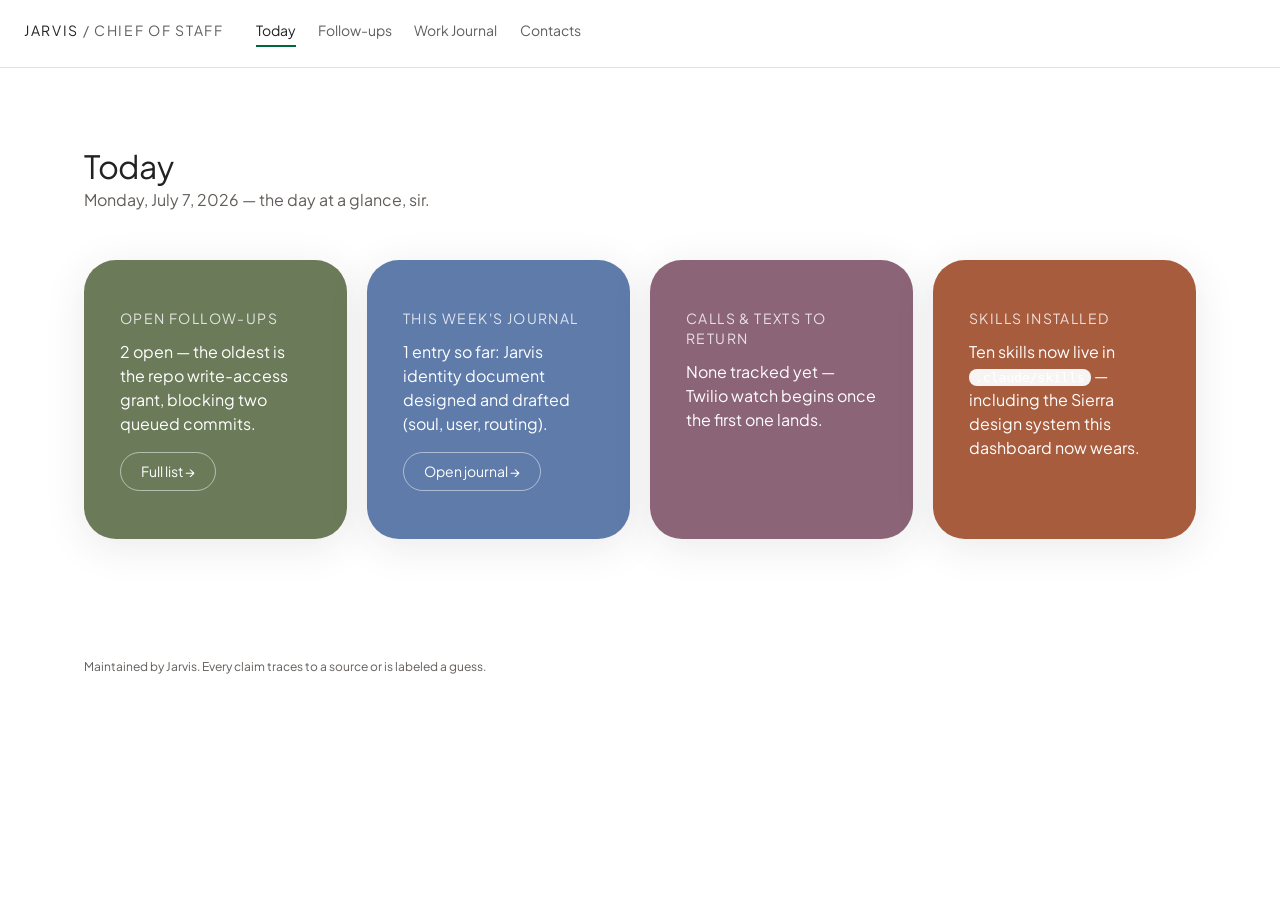
<file: dashboard/index.html>
<!doctype html>
<html lang="en">
<head>
<meta charset="utf-8">
<meta name="viewport" content="width=device-width, initial-scale=1">
<title>Jarvis — Dashboard</title>
<link href="https://fonts.googleapis.com/css2?family=Plus+Jakarta+Sans&display=swap" rel="stylesheet">
<link rel="stylesheet" href="assets/sierra.css">
</head>
<body>
<header class="site">
  <span class="brand">Jarvis <span class="accent">/ Chief of Staff</span></span>
  <nav class="site">
    <a href="index.html" class="active">Today</a>
    <a href="follow-ups.html">Follow-ups</a>
    <a href="journal.html">Work Journal</a>
    <a href="contacts.html">Contacts</a>
  </nav>
</header>
<main>
  <h1>Today</h1>
  <p class="lede">Monday, July 7, 2026 — the day at a glance, sir.</p>

  <div class="cards">
    <div class="card">
      <h2>Open follow-ups</h2>
      <p>2 open — the oldest is the repo write-access grant, blocking two queued commits.</p>
      <a class="more" href="follow-ups.html">Full list →</a>
    </div>
    <div class="card">
      <h2>This week's journal</h2>
      <p>1 entry so far: Jarvis identity document designed and drafted (soul, user, routing).</p>
      <a class="more" href="journal.html">Open journal →</a>
    </div>
    <div class="card">
      <h2>Calls &amp; texts to return</h2>
      <p>None tracked yet — Twilio watch begins once the first one lands.</p>
    </div>
    <div class="card">
      <h2>Skills installed</h2>
      <p>Ten skills now live in <code>.claude/skills</code> — including the Sierra design system this dashboard now wears.</p>
    </div>
  </div>
</main>
<footer class="site">
  Maintained by Jarvis. Every claim traces to a source or is labeled a guess.
</footer>
</body>
</html>
</file>
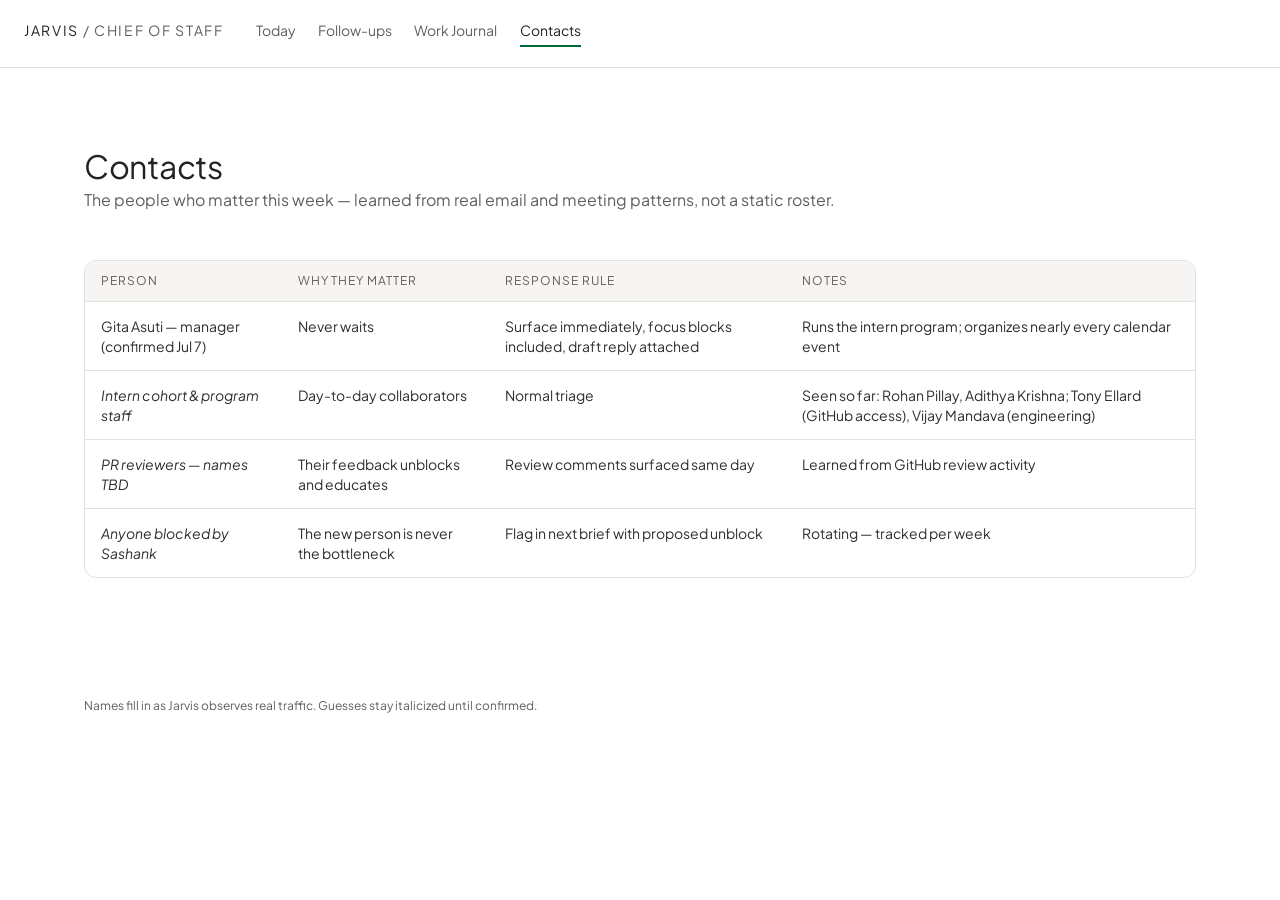
<file: dashboard/contacts.html>
<!doctype html>
<html lang="en">
<head>
<meta charset="utf-8">
<meta name="viewport" content="width=device-width, initial-scale=1">
<title>Jarvis — Contacts</title>
<link href="https://fonts.googleapis.com/css2?family=Plus+Jakarta+Sans&display=swap" rel="stylesheet">
<link rel="stylesheet" href="assets/sierra.css">
</head>
<body>
<header class="site">
  <span class="brand">Jarvis <span class="accent">/ Chief of Staff</span></span>
  <nav class="site">
    <a href="index.html">Today</a>
    <a href="follow-ups.html">Follow-ups</a>
    <a href="journal.html">Work Journal</a>
    <a href="contacts.html" class="active">Contacts</a>
  </nav>
</header>
<main>
  <h1>Contacts</h1>
  <p class="lede">The people who matter this week — learned from real email and meeting patterns, not a static roster.</p>

  <div class="table-wrap">
  <table>
    <thead>
      <tr><th>Person</th><th>Why they matter</th><th>Response rule</th><th>Notes</th></tr>
    </thead>
    <tbody>
      <tr>
        <td>Gita Asuti — manager (confirmed Jul 7)</td>
        <td>Never waits</td>
        <td>Surface immediately, focus blocks included, draft reply attached</td>
        <td>Runs the intern program; organizes nearly every calendar event</td>
      </tr>
      <tr>
        <td><em>Intern cohort &amp; program staff</em></td>
        <td>Day-to-day collaborators</td>
        <td>Normal triage</td>
        <td>Seen so far: Rohan Pillay, Adithya Krishna; Tony Ellard (GitHub access), Vijay Mandava (engineering)</td>
      </tr>
      <tr>
        <td><em>PR reviewers — names TBD</em></td>
        <td>Their feedback unblocks and educates</td>
        <td>Review comments surfaced same day</td>
        <td>Learned from GitHub review activity</td>
      </tr>
      <tr>
        <td><em>Anyone blocked by Sashank</em></td>
        <td>The new person is never the bottleneck</td>
        <td>Flag in next brief with proposed unblock</td>
        <td>Rotating — tracked per week</td>
      </tr>
    </tbody>
  </table>
  </div>
</main>
<footer class="site">
  Names fill in as Jarvis observes real traffic. Guesses stay italicized until confirmed.
</footer>
</body>
</html>
</file>
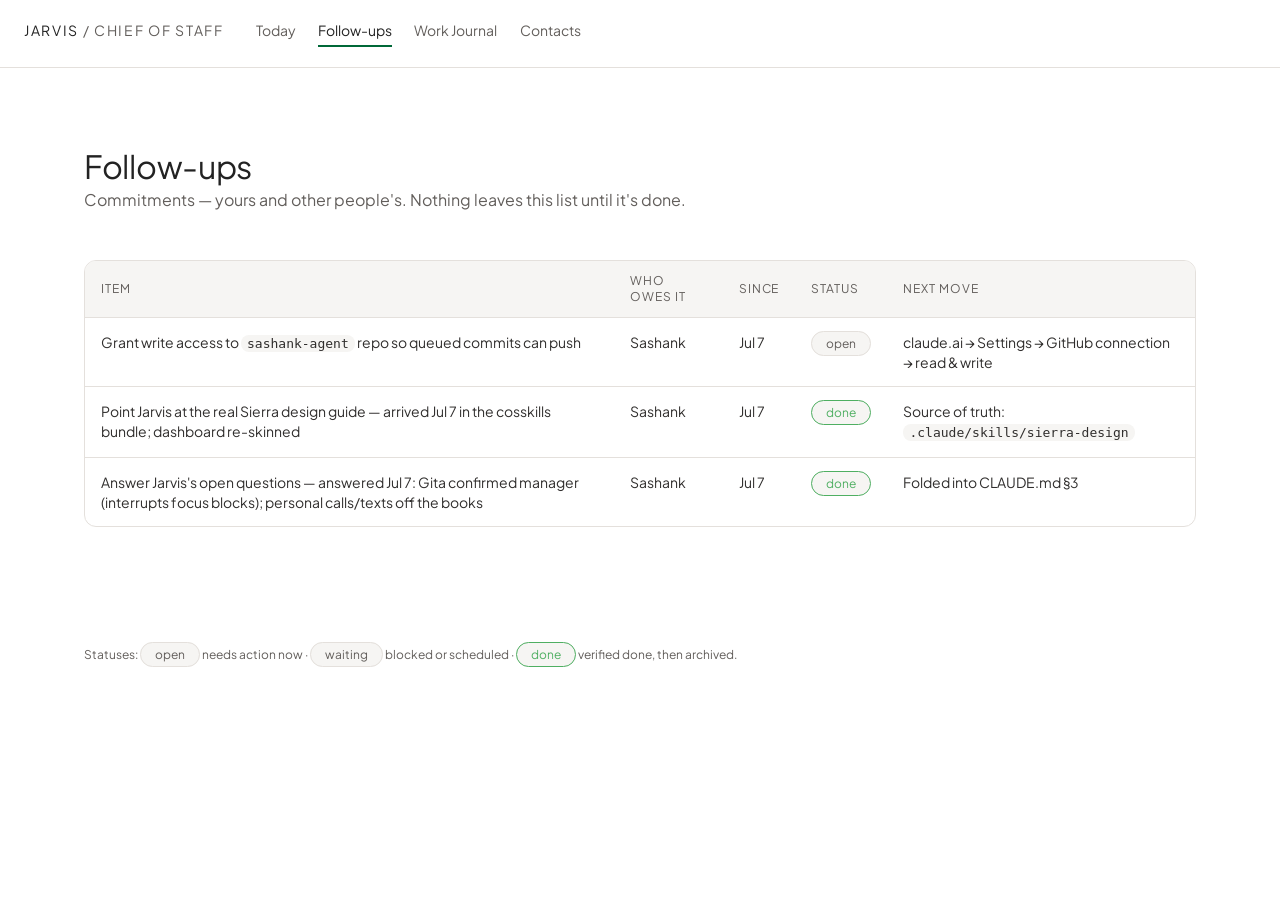
<file: dashboard/follow-ups.html>
<!doctype html>
<html lang="en">
<head>
<meta charset="utf-8">
<meta name="viewport" content="width=device-width, initial-scale=1">
<title>Jarvis — Follow-ups</title>
<link href="https://fonts.googleapis.com/css2?family=Plus+Jakarta+Sans&display=swap" rel="stylesheet">
<link rel="stylesheet" href="assets/sierra.css">
</head>
<body>
<header class="site">
  <span class="brand">Jarvis <span class="accent">/ Chief of Staff</span></span>
  <nav class="site">
    <a href="index.html">Today</a>
    <a href="follow-ups.html" class="active">Follow-ups</a>
    <a href="journal.html">Work Journal</a>
    <a href="contacts.html">Contacts</a>
  </nav>
</header>
<main>
  <h1>Follow-ups</h1>
  <p class="lede">Commitments — yours and other people's. Nothing leaves this list until it's done.</p>

  <div class="table-wrap">
  <table>
    <thead>
      <tr><th>Item</th><th>Who owes it</th><th>Since</th><th>Status</th><th>Next move</th></tr>
    </thead>
    <tbody>
      <tr>
        <td>Grant write access to <code>sashank-agent</code> repo so queued commits can push</td>
        <td>Sashank</td>
        <td>Jul 7</td>
        <td><span class="tag open">open</span></td>
        <td>claude.ai → Settings → GitHub connection → read &amp; write</td>
      </tr>
      <tr>
        <td>Point Jarvis at the real Sierra design guide — arrived Jul 7 in the cosskills bundle; dashboard re-skinned</td>
        <td>Sashank</td>
        <td>Jul 7</td>
        <td><span class="tag done">done</span></td>
        <td>Source of truth: <code>.claude/skills/sierra-design</code></td>
      </tr>
      <tr>
        <td>Answer Jarvis's open questions — answered Jul 7: Gita confirmed manager (interrupts focus blocks); personal calls/texts off the books</td>
        <td>Sashank</td>
        <td>Jul 7</td>
        <td><span class="tag done">done</span></td>
        <td>Folded into CLAUDE.md §3</td>
      </tr>
    </tbody>
  </table>
  </div>
</main>
<footer class="site">
  Statuses: <span class="tag open">open</span> needs action now ·
  <span class="tag waiting">waiting</span> blocked or scheduled ·
  <span class="tag done">done</span> verified done, then archived.
</footer>
</body>
</html>
</file>
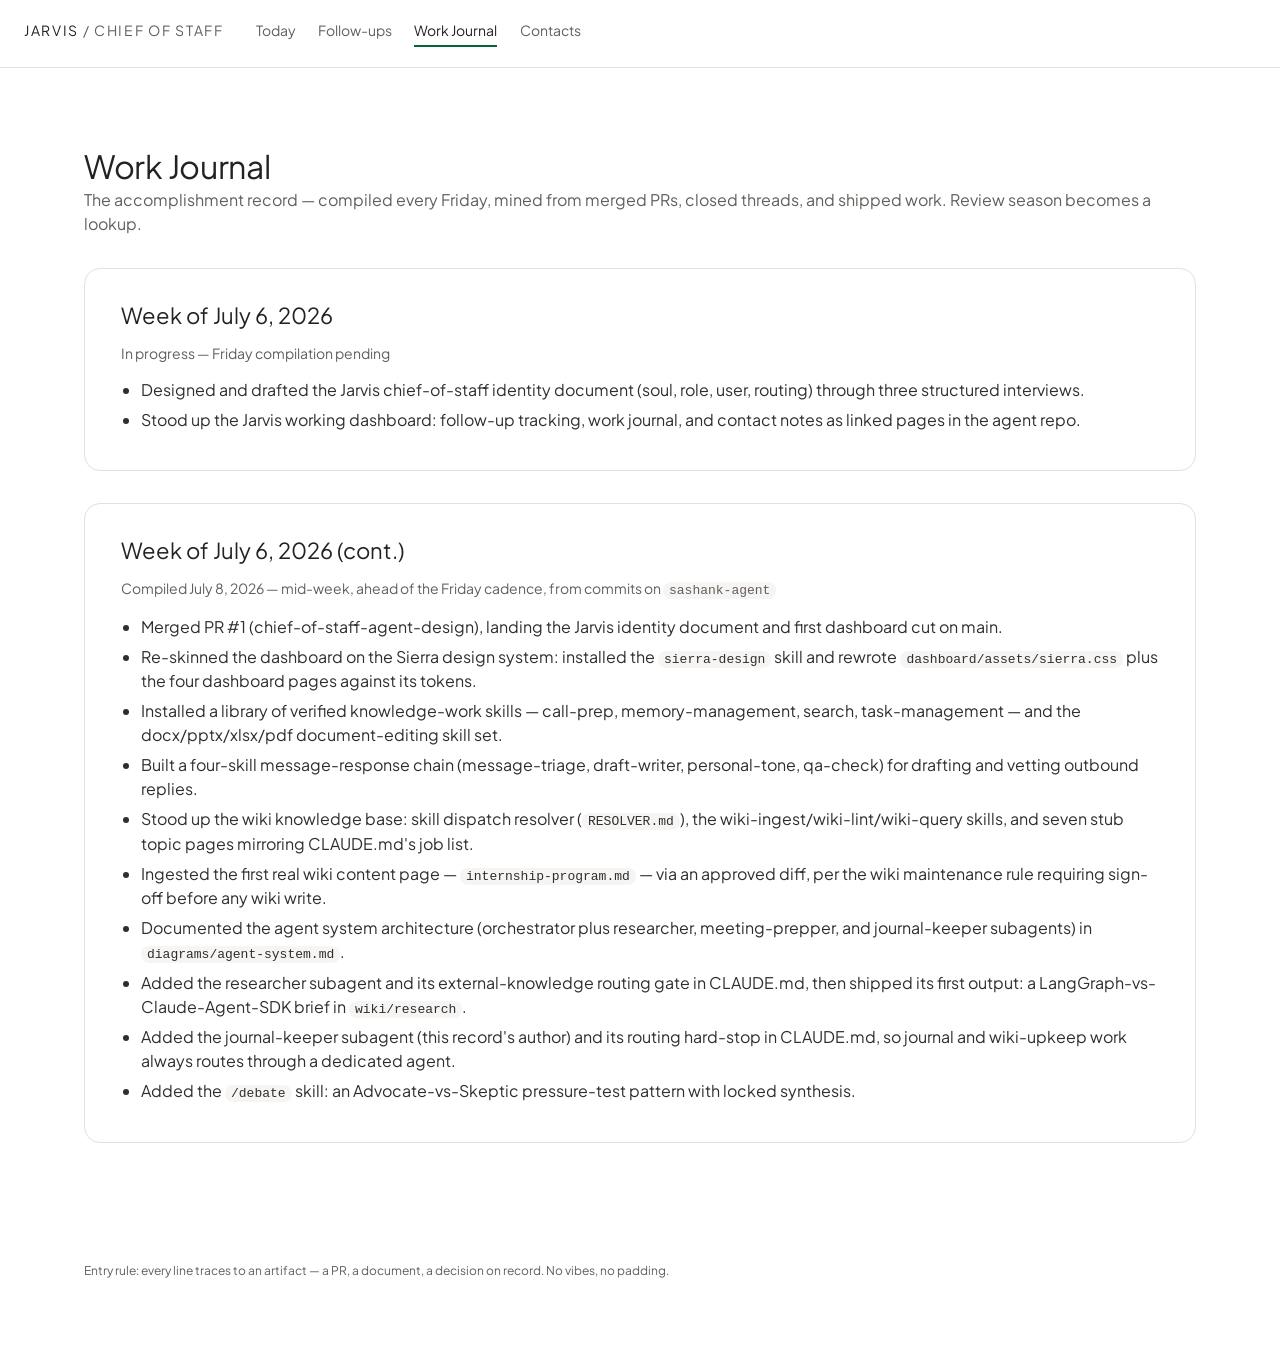
<file: dashboard/journal.html>
<!doctype html>
<html lang="en">
<head>
<meta charset="utf-8">
<meta name="viewport" content="width=device-width, initial-scale=1">
<title>Jarvis — Work Journal</title>
<link href="https://fonts.googleapis.com/css2?family=Plus+Jakarta+Sans&display=swap" rel="stylesheet">
<link rel="stylesheet" href="assets/sierra.css">
</head>
<body>
<header class="site">
  <span class="brand">Jarvis <span class="accent">/ Chief of Staff</span></span>
  <nav class="site">
    <a href="index.html">Today</a>
    <a href="follow-ups.html">Follow-ups</a>
    <a href="journal.html" class="active">Work Journal</a>
    <a href="contacts.html">Contacts</a>
  </nav>
</header>
<main>
  <h1>Work Journal</h1>
  <p class="lede">The accomplishment record — compiled every Friday, mined from merged PRs, closed threads, and shipped work. Review season becomes a lookup.</p>

  <div class="entry">
    <h2>Week of July 6, 2026</h2>
    <p class="meta">In progress — Friday compilation pending</p>
    <ul class="tight">
      <li>Designed and drafted the Jarvis chief-of-staff identity document (soul, role, user, routing) through three structured interviews.</li>
      <li>Stood up the Jarvis working dashboard: follow-up tracking, work journal, and contact notes as linked pages in the agent repo.</li>
    </ul>
  </div>

  <div class="entry">
    <h2>Week of July 6, 2026 (cont.)</h2>
    <p class="meta">Compiled July 8, 2026 — mid-week, ahead of the Friday cadence, from commits on <code>sashank-agent</code></p>
    <ul class="tight">
      <li>Merged PR #1 (chief-of-staff-agent-design), landing the Jarvis identity document and first dashboard cut on main.</li>
      <li>Re-skinned the dashboard on the Sierra design system: installed the <code>sierra-design</code> skill and rewrote <code>dashboard/assets/sierra.css</code> plus the four dashboard pages against its tokens.</li>
      <li>Installed a library of verified knowledge-work skills — call-prep, memory-management, search, task-management — and the docx/pptx/xlsx/pdf document-editing skill set.</li>
      <li>Built a four-skill message-response chain (message-triage, draft-writer, personal-tone, qa-check) for drafting and vetting outbound replies.</li>
      <li>Stood up the wiki knowledge base: skill dispatch resolver (<code>RESOLVER.md</code>), the wiki-ingest/wiki-lint/wiki-query skills, and seven stub topic pages mirroring CLAUDE.md's job list.</li>
      <li>Ingested the first real wiki content page — <code>internship-program.md</code> — via an approved diff, per the wiki maintenance rule requiring sign-off before any wiki write.</li>
      <li>Documented the agent system architecture (orchestrator plus researcher, meeting-prepper, and journal-keeper subagents) in <code>diagrams/agent-system.md</code>.</li>
      <li>Added the researcher subagent and its external-knowledge routing gate in CLAUDE.md, then shipped its first output: a LangGraph-vs-Claude-Agent-SDK brief in <code>wiki/research</code>.</li>
      <li>Added the journal-keeper subagent (this record's author) and its routing hard-stop in CLAUDE.md, so journal and wiki-upkeep work always routes through a dedicated agent.</li>
      <li>Added the <code>/debate</code> skill: an Advocate-vs-Skeptic pressure-test pattern with locked synthesis.</li>
    </ul>
  </div>
</main>
<footer class="site">
  Entry rule: every line traces to an artifact — a PR, a document, a decision on record. No vibes, no padding.
</footer>
</body>
</html>
</file>
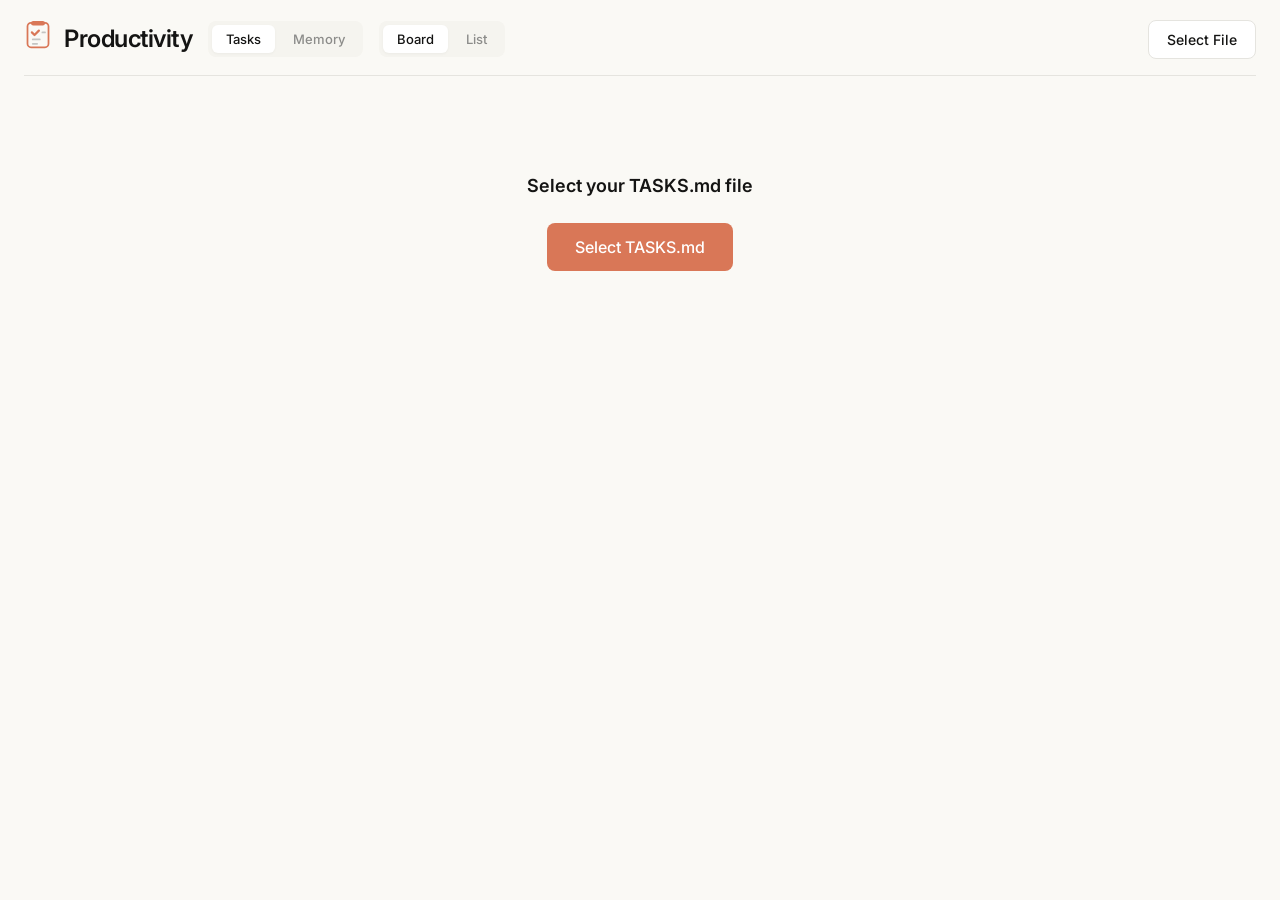
<file: .claude/skills/task-management/dashboard.html>
<!DOCTYPE html>
<html lang="en">
<head>
  <meta charset="UTF-8">
  <meta name="viewport" content="width=device-width, initial-scale=1.0">
  <title>Productivity</title>
  <link rel="icon" type="image/svg+xml" href="data:image/svg+xml,%3Csvg xmlns='http://www.w3.org/2000/svg' viewBox='0 0 32 32'%3E%3Crect x='4' y='2' width='24' height='28' rx='4' fill='%23faf9f5' stroke='%23D97757' stroke-width='2'/%3E%3Crect x='8' y='0' width='16' height='5' rx='2.5' fill='%23D97757'/%3E%3Cpath d='M9 13l3 3 5-5' fill='none' stroke='%23D97757' stroke-width='2.5' stroke-linecap='round' stroke-linejoin='round'/%3E%3Crect x='20' y='12' width='5' height='2' rx='1' fill='%23c4c4c2'/%3E%3Crect x='9' y='20' width='10' height='2' rx='1' fill='%23c4c4c2'/%3E%3Crect x='9' y='25' width='7' height='2' rx='1' fill='%23c4c4c2'/%3E%3C/svg%3E">
  <link rel="preconnect" href="https://fonts.googleapis.com">
  <link rel="preconnect" href="https://fonts.gstatic.com" crossorigin>
  <link href="https://fonts.googleapis.com/css2?family=Inter:wght@400;500;600&display=swap" rel="stylesheet">
  <style>
    * { box-sizing: border-box; margin: 0; padding: 0; }

    :root {
      --bg-primary: #faf9f5;
      --bg-secondary: #F5F4EF;
      --bg-card: #ffffff;
      --text-primary: #141413;
      --text-secondary: #5c5c5a;
      --text-muted: #8c8c8a;
      --accent: #D97757;
      --accent-hover: #c4684a;
      --border: #e5e4df;
      --border-light: #eeeee9;
      --shadow: rgba(20, 20, 19, 0.04);
      --shadow-hover: rgba(20, 20, 19, 0.08);
    }

    body {
      font-family: 'Inter', -apple-system, BlinkMacSystemFont, sans-serif;
      background: var(--bg-primary);
      color: var(--text-primary);
      height: 100vh;
      padding: 20px 24px;
      line-height: 1.5;
      overflow: hidden;
      display: flex;
      flex-direction: column;
    }

    header {
      display: flex;
      justify-content: space-between;
      align-items: center;
      margin-bottom: 16px;
      padding-bottom: 16px;
      border-bottom: 1px solid var(--border);
      flex-shrink: 0;
    }

    h1 {
      font-size: 1.5rem;
      font-weight: 600;
      letter-spacing: -0.02em;
    }

    h2 { font-size: 1.1rem; font-weight: 600; margin-bottom: 12px; color: var(--text-secondary); }

    .header-left {
      display: flex;
      align-items: flex-start;
      gap: 0;
    }

    .view-toggle {
      display: flex;
      gap: 4px;
      background: var(--bg-secondary);
      padding: 4px;
      border-radius: 8px;
      margin-left: 16px;
    }

    .view-toggle button {
      background: transparent;
      border: none;
      padding: 6px 14px;
      font-size: 13px;
      color: var(--text-muted);
      border-radius: 6px;
    }

    .view-toggle button:hover {
      color: var(--text-primary);
      background: transparent;
    }

    .view-toggle button.active {
      background: var(--bg-card);
      color: var(--text-primary);
      box-shadow: 0 1px 3px var(--shadow);
    }

    .buttons { display: flex; gap: 12px; }

    button {
      background: var(--bg-card);
      color: var(--text-primary);
      border: 1px solid var(--border);
      padding: 10px 18px;
      border-radius: 8px;
      cursor: pointer;
      font-size: 14px;
      font-weight: 500;
      font-family: inherit;
      transition: all 0.15s ease;
    }

    button:hover {
      background: var(--bg-secondary);
      border-color: var(--text-muted);
    }

    button.primary {
      background: var(--accent);
      color: white;
      border-color: var(--accent);
    }

    button.primary:hover {
      background: var(--accent-hover);
      border-color: var(--accent-hover);
    }

    button:disabled {
      opacity: 0.4;
      cursor: not-allowed;
    }

    /* ===== TASKS STYLES ===== */

    .board {
      display: flex;
      gap: 24px;
      overflow-x: auto;
      overflow-y: hidden;
      padding-bottom: 24px;
      flex: 1;
      min-height: 0;
    }

    .column {
      background: var(--bg-secondary);
      border-radius: 12px;
      min-width: 340px;
      max-width: 340px;
      display: flex;
      flex-direction: column;
      height: 100%;
      max-height: 100%;
    }

    .column-header {
      padding: 16px 18px;
      font-weight: 600;
      font-size: 13px;
      text-transform: uppercase;
      letter-spacing: 0.05em;
      color: var(--text-secondary);
      display: flex;
      justify-content: space-between;
      align-items: center;
      cursor: grab;
    }

    .column-header:active {
      cursor: grabbing;
    }

    .column.dragging-column {
      opacity: 0.5;
    }

    .column-drop-indicator {
      width: 3px;
      background: var(--accent);
      border-radius: 2px;
      margin: 0 -2px;
      min-height: 100px;
    }

    .column-header .count {
      background: var(--bg-card);
      padding: 3px 10px;
      border-radius: 12px;
      font-size: 12px;
      font-weight: 500;
      color: var(--text-muted);
    }

    .cards {
      flex: 1;
      overflow-y: auto;
      padding: 0 12px 12px;
      min-height: 100px;
    }

    .cards.drag-over {
      background: rgba(217, 119, 87, 0.05);
      border-radius: 8px;
    }

    .task-card {
      background: var(--bg-card);
      border: 1px solid var(--border-light);
      border-radius: 10px;
      padding: 14px 16px;
      margin-bottom: 10px;
      cursor: grab;
      transition: all 0.15s ease;
      box-shadow: 0 1px 3px var(--shadow);
      position: relative;
    }

    .task-card:hover {
      box-shadow: 0 4px 12px var(--shadow-hover);
      border-color: var(--border);
    }

    .task-card .add-on-hover {
      display: none;
    }

    .task-card:hover .add-on-hover {
      display: block;
    }

    .task-card .delete-btn {
      display: none;
      position: absolute;
      top: 8px;
      right: 8px;
      background: transparent;
      border: none;
      color: var(--text-muted);
      cursor: pointer;
      padding: 4px 6px;
      font-size: 14px;
      line-height: 1;
      border-radius: 4px;
    }

    .task-card:hover .delete-btn {
      display: block;
    }

    .task-card .delete-btn:hover {
      background: var(--bg-secondary);
      color: var(--accent);
    }

    .task-card.dragging {
      opacity: 0.5;
      transform: rotate(2deg);
    }

    .card-title {
      font-size: 14px;
      font-weight: 500;
      line-height: 1.5;
      color: var(--text-primary);
    }

    .card-note {
      font-size: 13px;
      color: var(--text-muted);
      margin-top: 6px;
      line-height: 1.4;
      overflow-wrap: break-word;
      word-break: break-word;
    }

    .card-subtasks {
      margin-top: 10px;
      padding-top: 10px;
      border-top: 1px solid var(--border-light);
      font-size: 13px;
      color: var(--text-secondary);
    }

    .subtask {
      padding: 3px 0;
      display: flex;
      align-items: flex-start;
      gap: 8px;
    }

    .checkbox {
      width: 18px;
      height: 18px;
      min-width: 18px;
      min-height: 18px;
      flex-shrink: 0;
      border: 2px solid var(--border);
      border-radius: 5px;
      display: inline-flex;
      align-items: center;
      justify-content: center;
      vertical-align: middle;
      cursor: pointer;
      transition: all 0.15s ease;
      background: var(--bg-card);
    }

    .checkbox:hover {
      border-color: var(--accent);
    }

    .checkbox.checked {
      background: var(--accent);
      border-color: var(--accent);
    }

    .checkbox.checked::after {
      content: '';
      width: 5px;
      height: 9px;
      border: solid white;
      border-width: 0 2px 2px 0;
      transform: rotate(45deg);
      margin-bottom: 2px;
    }

    .empty-state {
      text-align: center;
      padding: 80px 40px;
      color: var(--text-muted);
    }

    .empty-state button {
      font-size: 16px;
      padding: 14px 28px;
      background: var(--accent);
      border: none;
      color: white;
    }

    .empty-state button:hover {
      background: var(--accent-hover);
    }

    .status-bar {
      position: fixed;
      bottom: 24px;
      left: 50%;
      transform: translateX(-50%);
      background: var(--text-primary);
      color: var(--bg-primary);
      padding: 12px 24px;
      border-radius: 10px;
      font-size: 13px;
      font-weight: 500;
      opacity: 0;
      transition: opacity 0.2s ease;
      box-shadow: 0 4px 20px rgba(20, 20, 19, 0.15);
      z-index: 200;
    }

    .status-bar.visible { opacity: 1; }

    .add-card {
      padding: 12px;
    }

    .add-card button {
      width: 100%;
      background: transparent;
      border: 2px dashed var(--border);
      color: var(--text-muted);
      font-weight: 500;
    }

    .add-card button:hover {
      border-color: var(--accent);
      color: var(--accent);
      background: transparent;
    }

    .new-task-input {
      width: 100%;
      background: var(--bg-card);
      border: 2px solid var(--accent);
      border-radius: 8px;
      padding: 12px;
      color: var(--text-primary);
      font-size: 14px;
      font-family: inherit;
      resize: none;
    }

    .new-task-input:focus {
      outline: none;
    }

    .new-task-input::placeholder {
      color: var(--text-muted);
    }

    /* Scrollbar styling */
    .cards::-webkit-scrollbar,
    .list-view::-webkit-scrollbar {
      width: 6px;
    }

    .cards::-webkit-scrollbar-track,
    .list-view::-webkit-scrollbar-track {
      background: transparent;
    }

    .cards::-webkit-scrollbar-thumb,
    .list-view::-webkit-scrollbar-thumb {
      background: var(--border);
      border-radius: 3px;
    }

    .cards::-webkit-scrollbar-thumb:hover,
    .list-view::-webkit-scrollbar-thumb:hover {
      background: var(--text-muted);
    }

    /* List View Styles */
    .list-view {
      max-width: 800px;
      margin: 0 auto;
      flex: 1;
      overflow-y: auto;
      overflow-x: hidden;
      min-height: 0;
    }

    .list-section {
      margin-bottom: 28px;
    }

    .list-section.drag-over {
      background: rgba(217, 119, 87, 0.05);
      border-radius: 8px;
      margin: 0 -12px 32px;
      padding: 0 12px;
    }

    .list-section-header {
      font-size: 13px;
      font-weight: 600;
      text-transform: uppercase;
      letter-spacing: 0.05em;
      color: var(--text-secondary);
      padding: 4px 0;
      margin-bottom: 6px;
      display: flex;
      justify-content: space-between;
      align-items: center;
    }

    .list-section-header .section-title {
      cursor: pointer;
    }

    .list-section-header .section-title:hover {
      color: var(--text-primary);
    }

    .list-section-header .count {
      font-size: 12px;
      color: var(--text-muted);
      font-weight: 500;
    }

    .list-item {
      display: flex;
      align-items: flex-start;
      gap: 12px;
      padding: 12px 14px;
      margin-bottom: 6px;
      background: var(--bg-card);
      border: 1px solid var(--border-light);
      cursor: grab;
      position: relative;
      border-radius: 10px;
      transition: all 0.15s ease;
      box-shadow: 0 1px 3px var(--shadow);
    }

    .list-item:active {
      cursor: grabbing;
    }

    .list-item:hover {
      box-shadow: 0 4px 12px var(--shadow-hover);
      border-color: var(--border);
    }

    .list-item.dragging {
      opacity: 0.5;
      background: var(--bg-secondary);
    }

    .list-item .checkbox {
      margin-top: 2px;
      flex-shrink: 0;
    }

    .list-item-content {
      flex: 1;
      min-width: 0;
    }

    .list-item-title {
      font-size: 15px;
      color: var(--text-primary);
      line-height: 1.4;
    }

    .list-item-title.checked {
      color: var(--text-muted);
      text-decoration: line-through;
    }

    .list-item-note {
      font-size: 13px;
      color: var(--text-muted);
      margin-top: 4px;
      cursor: pointer;
    }

    .list-item-note:hover {
      color: var(--text-secondary);
    }

    .list-item-note.add-note {
      font-style: italic;
      display: none;
    }

    .list-item:hover .list-item-note.add-note {
      display: block;
    }

    .list-item-subtasks {
      margin-top: 8px;
      padding-left: 2px;
    }

    .list-item-subtask {
      display: flex;
      align-items: flex-start;
      gap: 8px;
      padding: 3px 0;
      font-size: 13px;
      color: var(--text-secondary);
    }

    .list-item-subtask .checkbox {
      width: 16px;
      height: 16px;
      min-width: 16px;
      min-height: 16px;
      margin-top: 1px;
    }

    .list-item-subtask span {
      cursor: pointer;
    }

    .list-item-subtask span:hover {
      color: var(--text-primary);
    }

    .list-item-add-subtask {
      font-size: 13px;
      color: var(--text-muted);
      font-style: italic;
      cursor: pointer;
      padding: 3px 0;
      padding-left: 24px;
      display: none;
    }

    .list-item:hover .list-item-add-subtask {
      display: block;
    }

    .list-item-add-subtask:hover {
      color: var(--accent);
    }

    .list-item-section {
      font-size: 11px;
      color: var(--text-muted);
      background: var(--bg-secondary);
      padding: 2px 8px;
      border-radius: 4px;
      white-space: nowrap;
    }

    .list-item-actions {
      display: none;
      position: absolute;
      top: 8px;
      right: 8px;
    }

    .list-item:hover .list-item-actions {
      display: flex;
      gap: 4px;
    }

    .list-item-actions button {
      background: transparent;
      border: none;
      color: var(--text-muted);
      cursor: pointer;
      padding: 4px 6px;
      font-size: 14px;
      line-height: 1;
      border-radius: 4px;
    }

    .list-item-actions button:hover {
      background: var(--bg-card);
      color: var(--accent);
    }

    .list-drop-indicator {
      height: 3px;
      background: var(--accent);
      border-radius: 2px;
      margin: 2px -12px;
    }

    .list-add-section {
      margin-top: 16px;
      padding: 16px;
      border: 2px dashed var(--border);
      border-radius: 8px;
      text-align: center;
      cursor: pointer;
      color: var(--text-muted);
      font-size: 14px;
      font-weight: 500;
      transition: all 0.15s ease;
    }

    .list-add-section:hover {
      border-color: var(--accent);
      color: var(--accent);
    }

    .quick-add {
      display: flex;
      align-items: center;
      gap: 12px;
      padding: 12px 0;
    }

    .quick-add-input {
      flex: 1;
      background: transparent;
      border: none;
      font-size: 15px;
      color: var(--text-primary);
      font-family: inherit;
      outline: none;
    }

    .quick-add-input::placeholder {
      color: var(--text-muted);
    }

    .quick-add-section {
      font-size: 12px;
      color: var(--text-muted);
      background: var(--bg-secondary);
      padding: 4px 10px;
      border-radius: 6px;
      cursor: pointer;
      border: 1px solid var(--border);
    }

    .quick-add-section:hover {
      border-color: var(--accent);
    }

    .section-picker {
      position: absolute;
      background: var(--bg-card);
      border: 1px solid var(--border);
      border-radius: 8px;
      box-shadow: 0 4px 20px var(--shadow-hover);
      padding: 4px;
      z-index: 100;
    }

    .section-picker button {
      display: block;
      width: 100%;
      text-align: left;
      padding: 8px 12px;
      font-size: 13px;
      background: transparent;
      border: none;
      border-radius: 6px;
    }

    .section-picker button:hover {
      background: var(--bg-secondary);
    }

    /* ===== MEMORY STYLES ===== */

    .memory-tabs {
      display: flex;
      gap: 4px;
      margin-bottom: 12px;
      flex-wrap: wrap;
      background: var(--bg-secondary);
      padding: 4px;
      border-radius: 8px;
      flex-shrink: 0;
    }

    .memory-tab {
      background: transparent;
      color: var(--text-muted);
      padding: 8px 16px;
      border: none;
      border-radius: 6px;
      cursor: pointer;
      font-size: 13px;
      font-weight: 500;
      transition: all 0.15s ease;
      text-transform: capitalize;
    }

    .memory-tab:hover { color: var(--text-primary); }

    .memory-tab.active {
      color: var(--text-primary);
      background: var(--bg-card);
      box-shadow: 0 1px 3px var(--shadow);
    }

    .memory-tab .count {
      background: var(--bg-secondary);
      padding: 2px 8px;
      border-radius: 10px;
      font-size: 11px;
      margin-left: 6px;
      color: var(--text-muted);
    }

    .memory-tab.active .count {
      background: var(--border-light);
    }

    .memory-grid {
      display: grid;
      grid-template-columns: repeat(auto-fill, minmax(300px, 1fr));
      gap: 16px;
    }

    .memory-flat-table {
      width: 100%;
      border-collapse: collapse;
      font-size: 13px;
    }

    .memory-flat-table th {
      text-align: left;
      padding: 10px 16px;
      font-weight: 500;
      color: var(--text-muted);
      border-bottom: 1px solid var(--border);
      font-size: 12px;
      text-transform: uppercase;
      letter-spacing: 0.03em;
    }

    .memory-flat-table td {
      padding: 9px 16px;
      border-bottom: 1px solid var(--border-light);
      color: var(--text-primary);
      line-height: 1.4;
    }

    .memory-flat-table td:first-child {
      color: var(--text-muted);
      font-weight: 500;
      white-space: nowrap;
      width: 120px;
    }

    .memory-flat-table tr:last-child td {
      border-bottom: none;
    }

    .memory-flat-table tr:hover td {
      background: var(--bg-secondary);
    }

    .memory-card {
      background: var(--bg-card);
      border: 1px solid var(--border-light);
      border-radius: 10px;
      padding: 16px;
      cursor: pointer;
      transition: all 0.15s ease;
      box-shadow: 0 1px 3px var(--shadow);
    }

    .memory-card:hover {
      border-color: var(--accent);
      box-shadow: 0 4px 12px var(--shadow-hover);
    }

    .memory-card-title {
      font-size: 15px;
      font-weight: 600;
      margin-bottom: 8px;
      display: flex;
      align-items: center;
      gap: 8px;
      color: var(--text-primary);
    }

    .memory-card-meta {
      font-size: 13px;
      color: var(--text-muted);
      margin-bottom: 8px;
    }

    .memory-card-preview {
      font-size: 13px;
      color: var(--text-secondary);
      line-height: 1.5;
      overflow: hidden;
      display: -webkit-box;
      -webkit-line-clamp: 4;
      -webkit-box-orient: vertical;
    }

    .memory-card-fields {
      margin-top: 10px;
      font-size: 12px;
    }

    .memory-card-field {
      display: flex;
      gap: 8px;
      margin-bottom: 4px;
    }

    .memory-card-field-label {
      color: var(--text-muted);
      min-width: 80px;
    }

    .memory-card-field-value {
      color: var(--text-secondary);
    }

    .file-card {
      background: var(--bg-card);
      border: 1px solid var(--border-light);
      border-radius: 10px;
      margin-bottom: 16px;
      box-shadow: 0 1px 3px var(--shadow);
    }

    .file-card-header {
      padding: 16px;
      border-bottom: 1px solid var(--border-light);
      display: flex;
      justify-content: space-between;
      align-items: center;
      cursor: pointer;
    }

    .file-card-header:hover {
      background: var(--bg-secondary);
    }

    .file-card-title {
      font-size: 14px;
      font-weight: 600;
      color: var(--text-primary);
    }

    .file-card-content {
      padding: 16px;
      font-size: 13px;
      line-height: 1.6;
      white-space: pre-wrap;
      font-family: ui-monospace, SFMono-Regular, Menlo, Monaco, Consolas, monospace;
      overflow-y: auto;
      display: none;
      color: var(--text-secondary);
    }

    .file-card-content.expanded {
      display: block;
    }

    .stats {
      display: flex;
      gap: 16px;
      margin-bottom: 24px;
      flex-wrap: wrap;
    }

    .stat {
      background: var(--bg-card);
      border: 1px solid var(--border-light);
      border-radius: 10px;
      padding: 16px 24px;
      min-width: 100px;
      box-shadow: 0 1px 3px var(--shadow);
    }

    .stat-value {
      font-size: 28px;
      font-weight: 600;
      color: var(--accent);
    }

    .stat-label {
      font-size: 12px;
      color: var(--text-muted);
      text-transform: capitalize;
      margin-top: 4px;
    }

    .search-box {
      background: var(--bg-card);
      border: 1px solid var(--border);
      border-radius: 8px;
      padding: 10px 16px;
      display: flex;
      align-items: center;
      gap: 10px;
      margin-bottom: 20px;
    }

    .search-box input {
      flex: 1;
      background: transparent;
      border: none;
      color: var(--text-primary);
      font-size: 14px;
      font-family: inherit;
      outline: none;
    }

    .search-box input::placeholder {
      color: var(--text-muted);
    }

    .add-btn {
      background: transparent;
      border: 2px dashed var(--border);
      color: var(--text-muted);
      padding: 40px;
      border-radius: 10px;
      cursor: pointer;
      transition: all 0.15s ease;
      display: flex;
      align-items: center;
      justify-content: center;
      font-size: 14px;
      font-weight: 500;
    }

    .add-btn:hover {
      border-color: var(--accent);
      color: var(--accent);
    }

    .markdown-content {
      line-height: 1.6;
      color: var(--text-secondary);
    }

    .markdown-content h1 { font-size: 1.4em; margin: 16px 0 8px; color: var(--text-primary); }
    .markdown-content h2 { font-size: 1.2em; margin: 14px 0 6px; color: var(--text-primary); }
    .markdown-content h3 { font-size: 1.1em; margin: 12px 0 4px; color: var(--text-secondary); }
    .markdown-content p { margin: 8px 0; }
    .markdown-content ul, .markdown-content ol { margin: 8px 0 8px 20px; }
    .markdown-content li { margin: 4px 0; }
    .markdown-content code {
      background: var(--bg-secondary);
      padding: 2px 6px;
      border-radius: 4px;
      font-family: ui-monospace, SFMono-Regular, Menlo, Monaco, Consolas, monospace;
      color: var(--text-primary);
    }
    .markdown-content pre {
      background: var(--bg-secondary);
      padding: 12px;
      border-radius: 8px;
      overflow-x: auto;
      margin: 8px 0;
      border: 1px solid var(--border-light);
    }
    .markdown-content table {
      width: 100%;
      border-collapse: collapse;
      margin: 8px 0;
      font-size: 13px;
    }
    .markdown-content th, .markdown-content td {
      padding: 12px 16px;
      text-align: left;
      border-bottom: 1px solid var(--border-light);
    }
    .markdown-content th {
      background: var(--bg-secondary);
      font-weight: 600;
      font-size: 12px;
      text-transform: uppercase;
      letter-spacing: 0.05em;
      color: var(--text-secondary);
    }

    /* Modal */
    .modal-overlay {
      display: none;
      position: fixed;
      top: 0;
      left: 0;
      right: 0;
      bottom: 0;
      background: rgba(20, 20, 19, 0.5);
      z-index: 100;
      align-items: center;
      justify-content: center;
    }

    .modal-overlay.visible {
      display: flex;
    }

    .modal {
      background: var(--bg-card);
      border-radius: 12px;
      width: 90%;
      max-width: 800px;
      max-height: 85vh;
      overflow: hidden;
      display: flex;
      flex-direction: column;
      box-shadow: 0 20px 60px rgba(20, 20, 19, 0.2);
    }

    .modal-header {
      padding: 20px;
      border-bottom: 1px solid var(--border);
      display: flex;
      justify-content: space-between;
      align-items: center;
    }

    .modal-header h3 {
      font-size: 18px;
      font-weight: 600;
      color: var(--text-primary);
    }

    .modal-close {
      background: transparent;
      border: none;
      color: var(--text-muted);
      font-size: 24px;
      cursor: pointer;
      padding: 0;
      line-height: 1;
    }

    .modal-close:hover { color: var(--text-primary); }

    .modal-body {
      padding: 20px;
      overflow-y: auto;
      flex: 1;
    }

    .modal-footer {
      padding: 16px 20px;
      border-top: 1px solid var(--border);
      display: flex;
      justify-content: flex-end;
      gap: 10px;
    }

    .form-group {
      margin-bottom: 16px;
    }

    .form-group label {
      display: block;
      font-size: 12px;
      font-weight: 600;
      color: var(--text-secondary);
      text-transform: uppercase;
      letter-spacing: 0.05em;
      margin-bottom: 6px;
    }

    .form-group textarea {
      width: 100%;
      background: var(--bg-secondary);
      border: 1px solid var(--border);
      border-radius: 8px;
      padding: 12px;
      color: var(--text-primary);
      font-size: 13px;
      font-family: ui-monospace, SFMono-Regular, Menlo, Monaco, Consolas, monospace;
      line-height: 1.5;
      min-height: 300px;
      resize: vertical;
    }

    .form-group textarea:focus {
      outline: none;
      border-color: var(--accent);
    }

    /* Tab panel containers */
    .tab-panel {
      display: none;
      flex: 1;
      min-height: 0;
      flex-direction: column;
    }

    .tab-panel.active {
      display: flex;
    }

    /* Memory panel scrollable area */
    .memory-content-area {
      flex: 1;
      overflow-y: auto;
      min-height: 0;
    }

    .memory-content-area::-webkit-scrollbar {
      width: 6px;
    }

    .memory-content-area::-webkit-scrollbar-track {
      background: transparent;
    }

    .memory-content-area::-webkit-scrollbar-thumb {
      background: var(--border);
      border-radius: 3px;
    }

    .memory-content-area::-webkit-scrollbar-thumb:hover {
      background: var(--text-muted);
    }

    .file-card-content::-webkit-scrollbar,
    .modal-body::-webkit-scrollbar {
      width: 6px;
    }

    .file-card-content::-webkit-scrollbar-track,
    .modal-body::-webkit-scrollbar-track {
      background: transparent;
    }

    .file-card-content::-webkit-scrollbar-thumb,
    .modal-body::-webkit-scrollbar-thumb {
      background: var(--border);
      border-radius: 3px;
    }

    .file-card-content::-webkit-scrollbar-thumb:hover,
    .modal-body::-webkit-scrollbar-thumb:hover {
      background: var(--text-muted);
    }

    /* File path display */
    .file-path {
      font-size: 13px;
      color: var(--text-muted);
      margin-top: 2px;
    }
  </style>
</head>
<body>
  <header>
    <div class="header-left">
      <svg width="28" height="28" viewBox="0 0 32 32" style="margin-right: 12px; flex-shrink: 0;">
        <rect x="4" y="2" width="24" height="28" rx="4" fill="#faf9f5" stroke="#D97757" stroke-width="2"/>
        <rect x="8" y="0" width="16" height="5" rx="2.5" fill="#D97757"/>
        <path d="M9 13l3 3 5-5" fill="none" stroke="#D97757" stroke-width="2.5" stroke-linecap="round" stroke-linejoin="round"/>
        <rect x="20" y="12" width="5" height="2" rx="1" fill="#c4c4c2"/>
        <rect x="9" y="20" width="10" height="2" rx="1" fill="#c4c4c2"/>
        <rect x="9" y="25" width="7" height="2" rx="1" fill="#c4c4c2"/>
      </svg>
      <div>
        <h1>Productivity</h1>
        <div id="filePath" class="file-path"></div>
      </div>
      <div class="view-toggle" id="mainTabToggle">
        <button id="tasksTabBtn" class="active">Tasks</button>
        <button id="memoryTabBtn">Memory</button>
      </div>
      <div class="view-toggle" id="taskViewToggle">
        <button id="boardViewBtn" class="active">Board</button>
        <button id="listViewBtn">List</button>
      </div>
    </div>
    <div class="buttons">
      <button id="openTaskBtn">Select File</button>
      <button id="openMemoryBtn" style="display: none;">Open Folder</button>
      <button id="saveBtn" class="primary" disabled style="display: none;">Save</button>
    </div>
  </header>

  <!-- TASKS TAB PANEL -->
  <div class="tab-panel active" id="tasksPanel">
    <div class="list-view" id="listView" style="display: none;"></div>
    <div class="board" id="board">
      <div class="empty-state" id="boardEmptyState" style="width: 100%;">
        <p style="margin-bottom: 24px; font-size: 18px; font-weight: 600; color: var(--text-primary);">Select your TASKS.md file</p>
        <button id="openBtnLarge">Select TASKS.md</button>
      </div>
    </div>
  </div>

  <!-- MEMORY TAB PANEL -->
  <div class="tab-panel" id="memoryPanel">
    <div id="memoryEmptyState" class="empty-state">
      <p style="margin-bottom: 24px; font-size: 18px; font-weight: 600; color: var(--text-primary);">Select your project folder</p>
      <button id="openMemoryBtnLarge">Select Folder</button>
    </div>
    <div id="memoryMainContent" style="display: none; flex-direction: column; min-height: 0; flex: 1;">
      <div class="memory-tabs" id="memoryTabsContainer"></div>
      <div class="memory-content-area">
        <div id="memoryContentContainer"></div>
      </div>
    </div>
  </div>

  <!-- MODAL (shared for memory) -->
  <div class="modal-overlay" id="modalOverlay">
    <div class="modal">
      <div class="modal-header">
        <h3 id="modalTitle">Edit</h3>
        <button class="modal-close" id="modalClose">&times;</button>
      </div>
      <div class="modal-body" id="modalBody"></div>
      <div class="modal-footer">
        <button id="modalCancel">Cancel</button>
        <button id="modalSave" class="primary">Save</button>
      </div>
    </div>
  </div>

  <div class="status-bar" id="status"></div>

  <script>
    // ===== SHARED STATE =====
    let activeMainTab = 'tasks'; // 'tasks' or 'memory'

    const statusEl = document.getElementById('status');
    const filePathEl = document.getElementById('filePath');

    function showStatus(msg) {
      statusEl.textContent = msg;
      statusEl.classList.add('visible');
      setTimeout(() => statusEl.classList.remove('visible'), 2000);
    }

    // ===== MAIN TAB SWITCHING =====
    const tasksTabBtn = document.getElementById('tasksTabBtn');
    const memoryTabBtn = document.getElementById('memoryTabBtn');
    const tasksPanel = document.getElementById('tasksPanel');
    const memoryPanel = document.getElementById('memoryPanel');
    const taskViewToggle = document.getElementById('taskViewToggle');
    const openTaskBtn = document.getElementById('openTaskBtn');
    const openMemoryBtn = document.getElementById('openMemoryBtn');
    const saveBtn = document.getElementById('saveBtn');

    function switchMainTab(tab) {
      activeMainTab = tab;

      tasksTabBtn.classList.toggle('active', tab === 'tasks');
      memoryTabBtn.classList.toggle('active', tab === 'memory');

      tasksPanel.classList.toggle('active', tab === 'tasks');
      memoryPanel.classList.toggle('active', tab === 'memory');

      // Show/hide view toggle for tasks
      taskViewToggle.style.display = tab === 'tasks' ? 'flex' : 'none';

      // Show/hide appropriate buttons
      openTaskBtn.style.display = tab === 'tasks' ? 'inline-flex' : 'none';
      openMemoryBtn.style.display = tab === 'memory' ? 'inline-flex' : 'none';
      saveBtn.style.display = tab === 'tasks' ? 'inline-flex' : 'none';

      // Update file path display
      if (tab === 'tasks') {
        filePathEl.textContent = taskFileHandle ? taskFileName : '';
      } else {
        filePathEl.textContent = memoryDirHandle ? memoryDirHandle.name : '';
      }
    }

    tasksTabBtn.addEventListener('click', () => switchMainTab('tasks'));
    memoryTabBtn.addEventListener('click', () => switchMainTab('memory'));

    // ============================================================
    // ===== TASKS FUNCTIONALITY =====
    // ============================================================

    let taskFileHandle = null;
    let taskFileName = '';
    let sections = [];
    let tasks = {};
    let hasChanges = false;
    let currentView = 'board';
    let quickAddSection = null;

    const board = document.getElementById('board');
    const listView = document.getElementById('listView');
    const listViewBtn = document.getElementById('listViewBtn');
    const boardViewBtn = document.getElementById('boardViewBtn');

    function taskSectionId(name) {
      return name.toLowerCase().replace(/[^a-z0-9]+/g, '-').replace(/^-|-$/g, '');
    }

    function parseTaskMarkdown(content) {
      const resultSections = [];
      const resultTasks = {};
      let currentSection = null;
      let currentSectionId = null;

      const lines = content.split('\n');
      let currentTask = null;

      for (const line of lines) {
        const headerMatch = line.match(/^## \*{0,2}(.+?)\*{0,2}$/);
        if (headerMatch) {
          if (currentTask && currentSectionId) {
            resultTasks[currentSectionId].push(currentTask);
            currentTask = null;
          }

          const sectionName = headerMatch[1].trim();
          currentSectionId = taskSectionId(sectionName);
          currentSection = sectionName;

          if (!resultTasks[currentSectionId]) {
            resultSections.push({ id: currentSectionId, name: sectionName });
            resultTasks[currentSectionId] = [];
          }
        } else if (currentSectionId && line.match(/^- \[[ xX]\]/)) {
          if (currentTask) {
            resultTasks[currentSectionId].push(currentTask);
          }
          const checked = line.match(/\[[xX]\]/) !== null;
          let text = line.replace(/^- \[[ xX]\]\s*/, '');
          let title = text;
          let note = '';

          const boldMatch = text.match(/^\*\*(.+?)\*\*(.*)$/);
          if (boldMatch) {
            title = boldMatch[1];
            note = boldMatch[2].replace(/^\s*-\s*/, '').trim();
          }

          currentTask = {
            id: Date.now() + Math.random(),
            title,
            note,
            checked,
            subtasks: [],
            section: currentSectionId
          };
        } else if (currentTask && line.match(/^\s+- \[[ xX]\]/)) {
          const checked = line.match(/\[[xX]\]/) !== null;
          const text = line.replace(/^\s+- \[[ xX]\]\s*/, '');
          currentTask.subtasks.push({ text, checked });
        }
      }

      if (currentTask && currentSectionId) {
        resultTasks[currentSectionId].push(currentTask);
      }

      return { sections: resultSections, tasks: resultTasks };
    }

    function toMarkdown() {
      let md = '# Tasks\n';

      sections.forEach((section, idx) => {
        md += `\n## ${section.name}\n`;
        const sectionTasks = tasks[section.id] || [];
        sectionTasks.forEach(t => {
          const checkbox = t.checked ? '[x]' : '[ ]';
          const note = t.note ? ` - ${t.note}` : '';
          md += `- ${checkbox} **${t.title}**${note}\n`;
          t.subtasks.forEach(st => {
            const stCheckbox = st.checked ? '[x]' : '[ ]';
            md += `  - ${stCheckbox} ${st.text}\n`;
          });
        });
      });

      return md.trimEnd() + '\n';
    }

    function createCard(task) {
      const card = document.createElement('div');
      card.className = 'task-card';
      card.draggable = true;
      card.dataset.id = task.id;

      let html = `
        <div style="display: flex; align-items: flex-start; gap: 12px;">
          <button class="delete-btn" data-action="delete" title="Delete task">&times;</button>
          <span class="checkbox ${task.checked ? 'checked' : ''}" data-action="toggle"></span>
          <div class="card-title" data-action="edit-title">${task.title}</div>
        </div>
      `;

      if (task.note) {
        html += `<div class="card-note" data-action="edit-note" style="cursor: pointer; margin-left: 30px;">${task.note}</div>`;
      } else {
        html += `<div class="card-note add-on-hover" data-action="edit-note" style="cursor: pointer; margin-left: 30px; font-style: italic;">+ Add note</div>`;
      }

      if (task.subtasks.length > 0) {
        html += '<div class="card-subtasks" style="margin-left: 30px;">';
        task.subtasks.forEach((st, idx) => {
          html += `<div class="subtask">
            <span class="checkbox ${st.checked ? 'checked' : ''}" data-action="toggle-sub" data-idx="${idx}" style="width: 16px; height: 16px; min-width: 16px; min-height: 16px;"></span>
            <span data-action="edit-subtask" data-idx="${idx}" style="cursor: pointer;">${st.text}</span>
          </div>`;
        });
        html += `<div class="subtask add-on-hover" data-action="add-subtask" style="color: var(--text-muted); cursor: pointer; font-style: italic; padding-left: 24px;">+ Add subtask</div>`;
        html += '</div>';
      } else {
        html += `<div class="card-subtasks add-on-hover" style="margin-left: 30px;">
          <div class="subtask" data-action="add-subtask" style="color: var(--text-muted); cursor: pointer; font-style: italic;">+ Add subtask</div>
        </div>`;
      }

      card.innerHTML = html;

      card.addEventListener('dragstart', (e) => {
        card.classList.add('dragging');
        e.dataTransfer.setData('text/plain', task.id);
      });

      card.addEventListener('dragend', () => {
        card.classList.remove('dragging');
      });

      card.addEventListener('click', (e) => {
        const action = e.target.dataset.action;
        if (action === 'toggle') {
          task.checked = !task.checked;
          markChanged();
          renderTasks();
        } else if (action === 'toggle-sub') {
          const idx = parseInt(e.target.dataset.idx);
          task.subtasks[idx].checked = !task.subtasks[idx].checked;
          markChanged();
          renderTasks();
        } else if (action === 'edit-title') {
          startEditingTitle(e.target, task);
        } else if (action === 'edit-note') {
          startEditingNote(e.target, task);
        } else if (action === 'edit-subtask') {
          const idx = parseInt(e.target.dataset.idx);
          startEditingSubtask(e.target, task, idx);
        } else if (action === 'add-subtask') {
          startAddingSubtask(e.target, task);
        } else if (action === 'delete') {
          deleteTask(task);
        }
      });

      return card;
    }

    function startEditingTitle(titleEl, task) {
      const input = document.createElement('input');
      input.type = 'text';
      input.value = task.title;
      input.style.cssText = 'width: 100%; background: var(--bg-card); border: 2px solid var(--accent); border-radius: 6px; padding: 6px 10px; color: var(--text-primary); font-size: 14px; font-family: inherit; outline: none;';

      titleEl.replaceWith(input);
      input.focus();
      input.select();

      let saved = false;
      const saveEdit = () => {
        if (saved) return;
        saved = true;
        const newTitle = input.value.trim();
        if (newTitle && newTitle !== task.title) {
          task.title = newTitle;
          markChanged();
        }
        renderTasks();
      };

      input.addEventListener('keydown', (e) => {
        if (e.key === 'Enter') { e.preventDefault(); saveEdit(); }
        else if (e.key === 'Escape') { saved = true; renderTasks(); }
      });
      input.addEventListener('blur', saveEdit);
    }

    function startEditingNote(noteEl, task) {
      const input = document.createElement('input');
      input.type = 'text';
      input.value = task.note || '';
      input.placeholder = 'Add a note...';
      input.style.cssText = 'width: 100%; background: var(--bg-card); border: 2px solid var(--accent); border-radius: 6px; padding: 4px 8px; color: var(--text-primary); font-size: 13px; font-family: inherit; outline: none;';

      noteEl.replaceWith(input);
      input.focus();

      let saved = false;
      const saveEdit = () => {
        if (saved) return;
        saved = true;
        task.note = input.value.trim();
        markChanged();
        renderTasks();
      };

      input.addEventListener('keydown', (e) => {
        if (e.key === 'Enter') { e.preventDefault(); saveEdit(); }
        else if (e.key === 'Escape') { saved = true; renderTasks(); }
      });
      input.addEventListener('blur', saveEdit);
    }

    function startEditingSubtask(subtaskEl, task, idx) {
      const input = document.createElement('input');
      input.type = 'text';
      input.value = task.subtasks[idx].text;
      input.style.cssText = 'width: calc(100% - 30px); background: var(--bg-card); border: 2px solid var(--accent); border-radius: 4px; padding: 2px 6px; color: var(--text-primary); font-size: 13px; font-family: inherit; outline: none;';

      subtaskEl.replaceWith(input);
      input.focus();
      input.select();

      let saved = false;
      const saveEdit = () => {
        if (saved) return;
        saved = true;
        const newText = input.value.trim();
        if (newText) { task.subtasks[idx].text = newText; }
        else { task.subtasks.splice(idx, 1); }
        markChanged();
        renderTasks();
      };

      input.addEventListener('keydown', (e) => {
        if (e.key === 'Enter') { e.preventDefault(); saveEdit(); }
        else if (e.key === 'Escape') { saved = true; renderTasks(); }
      });
      input.addEventListener('blur', saveEdit);
    }

    function startAddingSubtask(el, task) {
      const input = document.createElement('input');
      input.type = 'text';
      input.placeholder = 'New subtask...';
      input.style.cssText = 'width: calc(100% - 10px); background: var(--bg-card); border: 2px solid var(--accent); border-radius: 4px; padding: 2px 6px; color: var(--text-primary); font-size: 13px; font-family: inherit; outline: none;';

      el.replaceWith(input);
      input.focus();

      let saved = false;
      const saveEdit = () => {
        if (saved) return;
        saved = true;
        const text = input.value.trim();
        if (text) { task.subtasks.push({ text, checked: false }); markChanged(); }
        renderTasks();
      };

      input.addEventListener('keydown', (e) => {
        if (e.key === 'Enter') { e.preventDefault(); saveEdit(); }
        else if (e.key === 'Escape') { saved = true; renderTasks(); }
      });
      input.addEventListener('blur', saveEdit);
    }

    function startEditingColumnTitle(titleEl, colId) {
      const section = sections.find(s => s.id === colId);
      if (!section) return;

      const input = document.createElement('input');
      input.type = 'text';
      input.value = section.name;
      input.style.cssText = 'width: 180px; background: var(--bg-card); border: 2px solid var(--accent); border-radius: 6px; padding: 4px 10px; color: var(--text-primary); font-size: 13px; font-weight: 600; text-transform: uppercase; letter-spacing: 0.05em; font-family: inherit; outline: none;';

      titleEl.replaceWith(input);
      input.focus();
      input.select();

      let saved = false;
      const saveEdit = () => {
        if (saved) return;
        saved = true;
        const newName = input.value.trim();
        if (newName && newName !== section.name) {
          const oldId = section.id;
          section.name = newName;
          const newId = taskSectionId(newName);
          if (newId !== oldId) {
            tasks[newId] = tasks[oldId] || [];
            delete tasks[oldId];
            tasks[newId].forEach(t => t.section = newId);
            section.id = newId;
          }
          markChanged();
        }
        renderTasks();
      };

      input.addEventListener('keydown', (e) => {
        if (e.key === 'Enter') { e.preventDefault(); saveEdit(); }
        else if (e.key === 'Escape') { saved = true; renderTasks(); }
      });
      input.addEventListener('blur', saveEdit);
    }

    function createColumn(id, title, items) {
      const col = document.createElement('div');
      col.className = 'column';
      col.innerHTML = `
        <div class="column-header">
          <span class="column-title" data-section-id="${id}" style="cursor: pointer;">${title}</span>
          <span class="count">${items.length}</span>
        </div>
        <div class="cards" data-column="${id}"></div>
        <div class="add-card">
          <button data-add="${id}">+ Add task</button>
        </div>
      `;

      col.querySelector('.column-title').addEventListener('click', (e) => {
        if (!col.dragging) { startEditingColumnTitle(e.target, id); }
      });

      const header = col.querySelector('.column-header');
      header.draggable = true;

      header.addEventListener('dragstart', (e) => {
        e.stopPropagation();
        col.classList.add('dragging-column');
        e.dataTransfer.setData('text/column', id);
        e.dataTransfer.effectAllowed = 'move';
      });

      header.addEventListener('dragend', () => {
        col.classList.remove('dragging-column');
        board.querySelectorAll('.column-drop-indicator').forEach(el => el.remove());
      });

      col.addEventListener('dragover', (e) => {
        if (e.dataTransfer.types.includes('text/column')) {
          e.preventDefault();
          e.stopPropagation();
          board.querySelectorAll('.column-drop-indicator').forEach(el => el.remove());
          const indicator = document.createElement('div');
          indicator.className = 'column-drop-indicator';
          const rect = col.getBoundingClientRect();
          if (e.clientX < rect.left + rect.width / 2) { col.before(indicator); }
          else { col.after(indicator); }
        }
      });

      col.addEventListener('drop', (e) => {
        if (e.dataTransfer.types.includes('text/column')) {
          e.preventDefault();
          e.stopPropagation();
          const fromId = e.dataTransfer.getData('text/column');
          const toId = id;
          if (fromId !== toId) {
            const rect = col.getBoundingClientRect();
            const insertBefore = e.clientX < rect.left + rect.width / 2;
            moveSection(fromId, toId, insertBefore);
          }
          board.querySelectorAll('.column-drop-indicator').forEach(el => el.remove());
        }
      });

      const cardsContainer = col.querySelector('.cards');
      items.forEach(task => { cardsContainer.appendChild(createCard(task)); });

      const getDropPosition = (e) => {
        const allCards = [...cardsContainer.querySelectorAll('.task-card')];
        const visibleCards = allCards.filter(c => !c.classList.contains('dragging'));
        let insertBeforeCard = null;
        let dropIndex = visibleCards.length;
        for (let i = 0; i < visibleCards.length; i++) {
          const rect = visibleCards[i].getBoundingClientRect();
          if (e.clientY < rect.top + rect.height / 2) {
            insertBeforeCard = visibleCards[i];
            dropIndex = i;
            break;
          }
        }
        return { insertBeforeCard, dropIndex };
      };

      const showDropIndicator = (e) => {
        col.querySelectorAll('.drop-indicator').forEach(el => el.remove());
        const { insertBeforeCard } = getDropPosition(e);
        const indicator = document.createElement('div');
        indicator.className = 'drop-indicator';
        indicator.style.cssText = 'height: 3px; background: var(--accent); border-radius: 2px; margin: 5px 0;';
        if (insertBeforeCard) { cardsContainer.insertBefore(indicator, insertBeforeCard); }
        else { cardsContainer.appendChild(indicator); }
      };

      col.addEventListener('dragover', (e) => {
        e.preventDefault();
        cardsContainer.classList.add('drag-over');
        showDropIndicator(e);
      });

      col.addEventListener('dragleave', (e) => {
        if (!col.contains(e.relatedTarget)) {
          cardsContainer.classList.remove('drag-over');
          col.querySelectorAll('.drop-indicator').forEach(el => el.remove());
        }
      });

      col.addEventListener('drop', (e) => {
        e.preventDefault();
        cardsContainer.classList.remove('drag-over');
        col.querySelectorAll('.drop-indicator').forEach(el => el.remove());
        const taskId = parseFloat(e.dataTransfer.getData('text/plain'));
        const { dropIndex } = getDropPosition(e);
        moveTask(taskId, id, dropIndex);
      });

      col.querySelector(`[data-add="${id}"]`).addEventListener('click', () => {
        addNewTask(id, col.querySelector('.cards'));
      });

      return col;
    }

    function addNewTask(sectionId, container) {
      const existing = container.querySelector('.new-task-input');
      if (existing) return;

      const input = document.createElement('textarea');
      input.className = 'new-task-input';
      input.placeholder = 'What needs to be done?';
      input.rows = 2;
      container.appendChild(input);
      input.focus();

      input.addEventListener('keydown', (e) => {
        if (e.key === 'Enter' && !e.shiftKey) {
          e.preventDefault();
          const title = input.value.trim();
          if (title) {
            if (!tasks[sectionId]) tasks[sectionId] = [];
            tasks[sectionId].push({
              id: Date.now() + Math.random(),
              title,
              note: '',
              checked: false,
              subtasks: [],
              section: sectionId
            });
            markChanged();
            renderTasks();
          } else { input.remove(); }
        } else if (e.key === 'Escape') { input.remove(); }
      });

      input.addEventListener('blur', () => { setTimeout(() => input.remove(), 100); });
    }

    function moveSection(fromId, toId, insertBefore) {
      const fromIdx = sections.findIndex(s => s.id === fromId);
      const toIdx = sections.findIndex(s => s.id === toId);
      if (fromIdx === -1 || toIdx === -1) return;
      const [section] = sections.splice(fromIdx, 1);
      let newIdx = sections.findIndex(s => s.id === toId);
      if (!insertBefore) newIdx++;
      sections.splice(newIdx, 0, section);
      markChanged();
      renderTasks();
    }

    function moveTask(taskId, toSectionId, dropIndex = -1) {
      let task = null;
      for (const section of sections) {
        const sectionTasks = tasks[section.id] || [];
        const idx = sectionTasks.findIndex(t => t.id === taskId);
        if (idx !== -1) {
          task = sectionTasks.splice(idx, 1)[0];
          break;
        }
      }
      if (!task) return;
      task.section = toSectionId;
      if (!tasks[toSectionId]) tasks[toSectionId] = [];
      if (dropIndex >= 0 && dropIndex <= tasks[toSectionId].length) {
        tasks[toSectionId].splice(dropIndex, 0, task);
      } else {
        tasks[toSectionId].push(task);
      }
      markChanged();
      renderTasks();
    }

    function deleteTask(task) {
      if (!confirm(`Delete "${task.title}"?`)) return;
      for (const section of sections) {
        const sectionTasks = tasks[section.id] || [];
        const idx = sectionTasks.findIndex(t => t.id === task.id);
        if (idx !== -1) { sectionTasks.splice(idx, 1); break; }
      }
      markChanged();
      renderTasks();
    }

    let saveTimeout = null;
    let lastModified = 0;
    let watchInterval = null;
    let isSaving = false;

    function markChanged() {
      hasChanges = true;
      saveBtn.disabled = false;
      if (saveTimeout) clearTimeout(saveTimeout);
      saveTimeout = setTimeout(autoSave, 500);
    }

    async function autoSave() {
      if (!taskFileHandle || !hasChanges || isSaving) return;
      isSaving = true;
      try {
        const writable = await taskFileHandle.createWritable();
        const content = toMarkdown();
        await writable.write(content);
        await writable.close();
        const file = await taskFileHandle.getFile();
        lastModified = file.lastModified;
        hasChanges = false;
        saveBtn.disabled = true;
        showStatus('Saved');
      } catch (e) {
        showStatus('Save failed: ' + e.message);
      }
      isSaving = false;
    }

    async function checkForExternalChanges() {
      if (!taskFileHandle || hasChanges || isSaving) return;
      try {
        const file = await taskFileHandle.getFile();
        if (file.lastModified > lastModified) {
          lastModified = file.lastModified;
          const content = await file.text();
          const result = parseTaskMarkdown(content);
          sections = result.sections;
          tasks = result.tasks;
          renderTasks();
          showStatus('Reloaded');
        }
      } catch (e) { console.log('Watch error:', e); }
    }

    function startWatching() {
      if (watchInterval) clearInterval(watchInterval);
      watchInterval = setInterval(checkForExternalChanges, 1000);
    }

    function stopWatching() {
      if (watchInterval) { clearInterval(watchInterval); watchInterval = null; }
    }

    function renderTasks() {
      if (currentView === 'board') { renderBoard(); }
      else { renderList(); }
    }

    function renderBoard() {
      board.innerHTML = '';
      sections.forEach(section => {
        const sectionTasks = tasks[section.id] || [];
        board.appendChild(createColumn(section.id, section.name, sectionTasks));
      });

      const addSectionBtn = document.createElement('div');
      addSectionBtn.className = 'column';
      addSectionBtn.style.cssText = 'background: transparent; border: 2px dashed var(--border); display: flex; align-items: center; justify-content: center; cursor: pointer; min-height: 120px;';
      addSectionBtn.innerHTML = '<span style="color: var(--text-muted); font-size: 14px; font-weight: 500;">+ Add Section</span>';
      addSectionBtn.addEventListener('click', () => startAddingSection(addSectionBtn));
      board.appendChild(addSectionBtn);
    }

    function renderList() {
      listView.innerHTML = '';

      if (!quickAddSection && sections.length > 0) {
        quickAddSection = sections[0].id;
      }

      // Quick add at top
      const quickAdd = document.createElement('div');
      quickAdd.className = 'quick-add';
      quickAdd.style.cssText = 'border-bottom: 2px solid var(--border); margin-bottom: 24px; padding-bottom: 16px;';

      const sectionName = sections.find(s => s.id === quickAddSection)?.name || 'Select section';
      quickAdd.innerHTML = `
        <span class="checkbox" style="opacity: 0.3;"></span>
        <input type="text" class="quick-add-input" placeholder="Add a task..." id="quickAddInput">
        <span class="quick-add-section" id="quickAddSectionBtn">${sectionName}</span>
      `;
      listView.appendChild(quickAdd);

      const quickInput = document.getElementById('quickAddInput');
      const sectionBtn = document.getElementById('quickAddSectionBtn');

      quickInput.addEventListener('keydown', (e) => {
        if (e.key === 'Enter' && quickInput.value.trim()) {
          const title = quickInput.value.trim();
          if (!tasks[quickAddSection]) tasks[quickAddSection] = [];
          tasks[quickAddSection].unshift({
            id: Date.now() + Math.random(),
            title,
            note: '',
            checked: false,
            subtasks: [],
            section: quickAddSection
          });
          quickInput.value = '';
          markChanged();
          renderTasks();
          setTimeout(() => document.getElementById('quickAddInput')?.focus(), 10);
        }
      });

      sectionBtn.addEventListener('click', (e) => { showSectionPicker(e.target); });

      // Render each section
      sections.forEach(section => {
        const sectionTasks = tasks[section.id] || [];
        const sectionEl = document.createElement('div');
        sectionEl.className = 'list-section';
        sectionEl.dataset.sectionId = section.id;

        const header = document.createElement('div');
        header.className = 'list-section-header';
        header.innerHTML = `
          <span class="section-title" data-section-id="${section.id}">${section.name}</span>
          <span class="count">${sectionTasks.length}</span>
        `;

        header.querySelector('.section-title').addEventListener('click', (e) => {
          startEditingListSectionTitle(e.target, section);
        });

        sectionEl.appendChild(header);

        const tasksContainer = document.createElement('div');
        tasksContainer.className = 'list-tasks-container';
        tasksContainer.dataset.sectionId = section.id;

        sectionTasks.forEach(task => {
          tasksContainer.appendChild(createListItem(task, section));
        });

        sectionEl.appendChild(tasksContainer);

        // Drag-and-drop handlers for section
        const getDropPosition = (e, container) => {
          const items = [...container.querySelectorAll('.list-item:not(.dragging)')];
          let insertBeforeEl = null;
          let dropIndex = items.length;
          for (let i = 0; i < items.length; i++) {
            const rect = items[i].getBoundingClientRect();
            if (e.clientY < rect.top + rect.height / 2) {
              insertBeforeEl = items[i];
              dropIndex = i;
              break;
            }
          }
          return { insertBeforeEl, dropIndex };
        };

        const showDropIndicator = (e) => {
          tasksContainer.querySelectorAll('.list-drop-indicator').forEach(el => el.remove());
          const { insertBeforeEl } = getDropPosition(e, tasksContainer);
          const indicator = document.createElement('div');
          indicator.className = 'list-drop-indicator';
          if (insertBeforeEl) { tasksContainer.insertBefore(indicator, insertBeforeEl); }
          else { tasksContainer.appendChild(indicator); }
        };

        sectionEl.addEventListener('dragover', (e) => {
          e.preventDefault();
          sectionEl.classList.add('drag-over');
          showDropIndicator(e);
        });

        sectionEl.addEventListener('dragleave', (e) => {
          if (!sectionEl.contains(e.relatedTarget)) {
            sectionEl.classList.remove('drag-over');
            tasksContainer.querySelectorAll('.list-drop-indicator').forEach(el => el.remove());
          }
        });

        sectionEl.addEventListener('drop', (e) => {
          e.preventDefault();
          sectionEl.classList.remove('drag-over');
          tasksContainer.querySelectorAll('.list-drop-indicator').forEach(el => el.remove());
          const taskId = parseFloat(e.dataTransfer.getData('text/plain'));
          if (!taskId) return;
          const { dropIndex } = getDropPosition(e, tasksContainer);
          moveTask(taskId, section.id, dropIndex);
        });

        listView.appendChild(sectionEl);
      });

      // Add Section button
      const addSectionBtn = document.createElement('div');
      addSectionBtn.className = 'list-add-section';
      addSectionBtn.textContent = '+ Add Section';
      addSectionBtn.addEventListener('click', () => { startAddingListSection(addSectionBtn); });
      listView.appendChild(addSectionBtn);
    }

    function startEditingListSectionTitle(titleEl, section) {
      const input = document.createElement('input');
      input.type = 'text';
      input.value = section.name;
      input.style.cssText = 'width: 200px; background: var(--bg-card); border: 2px solid var(--accent); border-radius: 6px; padding: 4px 10px; color: var(--text-primary); font-size: 13px; font-weight: 600; text-transform: uppercase; letter-spacing: 0.05em; font-family: inherit; outline: none;';

      titleEl.replaceWith(input);
      input.focus();
      input.select();

      let saved = false;
      const saveEdit = () => {
        if (saved) return;
        saved = true;
        const newName = input.value.trim();
        if (newName && newName !== section.name) {
          const oldId = section.id;
          section.name = newName;
          const newId = taskSectionId(newName);
          if (newId !== oldId) {
            tasks[newId] = tasks[oldId] || [];
            delete tasks[oldId];
            tasks[newId].forEach(t => t.section = newId);
            section.id = newId;
          }
          markChanged();
        }
        renderTasks();
      };

      input.addEventListener('keydown', (e) => {
        if (e.key === 'Enter') { e.preventDefault(); saveEdit(); }
        else if (e.key === 'Escape') { saved = true; renderTasks(); }
      });
      input.addEventListener('blur', saveEdit);
    }

    function startAddingListSection(btn) {
      const input = document.createElement('input');
      input.type = 'text';
      input.placeholder = 'Section name...';
      input.style.cssText = 'width: 100%; background: var(--bg-card); border: 2px solid var(--accent); border-radius: 8px; padding: 12px 16px; color: var(--text-primary); font-size: 14px; font-family: inherit; outline: none; text-align: left;';

      btn.innerHTML = '';
      btn.style.border = '2px solid var(--accent)';
      btn.style.cursor = 'default';
      btn.appendChild(input);
      input.focus();

      let saved = false;
      const saveSection = () => {
        if (saved) return;
        saved = true;
        const name = input.value.trim();
        if (name) {
          const id = taskSectionId(name);
          if (!tasks[id]) {
            sections.push({ id, name });
            tasks[id] = [];
            markChanged();
          }
        }
        renderTasks();
      };

      input.addEventListener('keydown', (e) => {
        if (e.key === 'Enter') { e.preventDefault(); saveSection(); }
        else if (e.key === 'Escape') { saved = true; renderTasks(); }
      });
      input.addEventListener('blur', saveSection);
    }

    function createListItem(task, section) {
      const item = document.createElement('div');
      item.className = 'list-item';
      item.draggable = true;
      item.dataset.taskId = task.id;

      item.addEventListener('dragstart', (e) => {
        item.classList.add('dragging');
        e.dataTransfer.setData('text/plain', task.id);
        e.dataTransfer.effectAllowed = 'move';
      });

      item.addEventListener('dragend', () => {
        item.classList.remove('dragging');
        document.querySelectorAll('.list-drop-indicator').forEach(el => el.remove());
        document.querySelectorAll('.list-section.drag-over').forEach(el => el.classList.remove('drag-over'));
      });

      const checkbox = document.createElement('span');
      checkbox.className = `checkbox ${task.checked ? 'checked' : ''}`;
      checkbox.addEventListener('click', (e) => {
        e.stopPropagation();
        task.checked = !task.checked;
        markChanged();
        renderTasks();
      });

      const content = document.createElement('div');
      content.className = 'list-item-content';

      const title = document.createElement('div');
      title.className = `list-item-title ${task.checked ? 'checked' : ''}`;
      title.textContent = task.title;
      title.addEventListener('click', (e) => {
        e.stopPropagation();
        startEditingListItem(title, task);
      });
      content.appendChild(title);

      if (task.note) {
        const note = document.createElement('div');
        note.className = 'list-item-note';
        note.textContent = task.note;
        note.addEventListener('click', (e) => {
          e.stopPropagation();
          startEditingListNote(note, task);
        });
        content.appendChild(note);
      } else {
        const addNote = document.createElement('div');
        addNote.className = 'list-item-note add-note';
        addNote.textContent = '+ Add note';
        addNote.addEventListener('click', (e) => {
          e.stopPropagation();
          startEditingListNote(addNote, task);
        });
        content.appendChild(addNote);
      }

      if (task.subtasks && task.subtasks.length > 0) {
        const subtasksContainer = document.createElement('div');
        subtasksContainer.className = 'list-item-subtasks';

        task.subtasks.forEach((st, idx) => {
          const subtaskEl = document.createElement('div');
          subtaskEl.className = 'list-item-subtask';

          const stCheckbox = document.createElement('span');
          stCheckbox.className = `checkbox ${st.checked ? 'checked' : ''}`;
          stCheckbox.addEventListener('click', (e) => {
            e.stopPropagation();
            st.checked = !st.checked;
            markChanged();
            renderTasks();
          });

          const stText = document.createElement('span');
          stText.textContent = st.text;
          if (st.checked) {
            stText.style.textDecoration = 'line-through';
            stText.style.color = 'var(--text-muted)';
          }
          stText.addEventListener('click', (e) => {
            e.stopPropagation();
            startEditingListSubtask(stText, task, idx);
          });

          subtaskEl.appendChild(stCheckbox);
          subtaskEl.appendChild(stText);
          subtasksContainer.appendChild(subtaskEl);
        });

        content.appendChild(subtasksContainer);
      }

      const addSubtask = document.createElement('div');
      addSubtask.className = 'list-item-add-subtask';
      addSubtask.textContent = '+ Add subtask';
      addSubtask.addEventListener('click', (e) => {
        e.stopPropagation();
        startAddingListSubtask(addSubtask, task);
      });
      content.appendChild(addSubtask);

      const actions = document.createElement('div');
      actions.className = 'list-item-actions';
      actions.innerHTML = '<button title="Delete task">&times;</button>';
      actions.querySelector('button').addEventListener('click', (e) => {
        e.stopPropagation();
        deleteTask(task);
      });

      item.appendChild(checkbox);
      item.appendChild(content);
      item.appendChild(actions);

      return item;
    }

    function startEditingListNote(noteEl, task) {
      const input = document.createElement('input');
      input.type = 'text';
      input.value = task.note || '';
      input.placeholder = 'Add a note...';
      input.style.cssText = 'width: 100%; background: var(--bg-card); border: 2px solid var(--accent); border-radius: 6px; padding: 4px 8px; color: var(--text-primary); font-size: 13px; font-family: inherit; outline: none;';

      noteEl.replaceWith(input);
      input.focus();

      let saved = false;
      const saveEdit = () => {
        if (saved) return;
        saved = true;
        task.note = input.value.trim();
        markChanged();
        renderTasks();
      };

      input.addEventListener('keydown', (e) => {
        if (e.key === 'Enter') { e.preventDefault(); saveEdit(); }
        else if (e.key === 'Escape') { saved = true; renderTasks(); }
      });
      input.addEventListener('blur', saveEdit);
    }

    function startEditingListSubtask(subtaskEl, task, idx) {
      const input = document.createElement('input');
      input.type = 'text';
      input.value = task.subtasks[idx].text;
      input.style.cssText = 'width: calc(100% - 30px); background: var(--bg-card); border: 2px solid var(--accent); border-radius: 4px; padding: 2px 6px; color: var(--text-primary); font-size: 13px; font-family: inherit; outline: none;';

      subtaskEl.replaceWith(input);
      input.focus();
      input.select();

      let saved = false;
      const saveEdit = () => {
        if (saved) return;
        saved = true;
        const newText = input.value.trim();
        if (newText) { task.subtasks[idx].text = newText; }
        else { task.subtasks.splice(idx, 1); }
        markChanged();
        renderTasks();
      };

      input.addEventListener('keydown', (e) => {
        if (e.key === 'Enter') { e.preventDefault(); saveEdit(); }
        else if (e.key === 'Escape') { saved = true; renderTasks(); }
      });
      input.addEventListener('blur', saveEdit);
    }

    function startAddingListSubtask(el, task) {
      const input = document.createElement('input');
      input.type = 'text';
      input.placeholder = 'New subtask...';
      input.style.cssText = 'width: calc(100% - 10px); background: var(--bg-card); border: 2px solid var(--accent); border-radius: 4px; padding: 2px 6px; color: var(--text-primary); font-size: 13px; font-family: inherit; outline: none;';

      el.replaceWith(input);
      input.focus();

      let saved = false;
      const saveEdit = () => {
        if (saved) return;
        saved = true;
        const text = input.value.trim();
        if (text) {
          if (!task.subtasks) task.subtasks = [];
          task.subtasks.push({ text, checked: false });
          markChanged();
        }
        renderTasks();
      };

      input.addEventListener('keydown', (e) => {
        if (e.key === 'Enter') { e.preventDefault(); saveEdit(); }
        else if (e.key === 'Escape') { saved = true; renderTasks(); }
      });
      input.addEventListener('blur', saveEdit);
    }

    function startEditingListItem(titleEl, task) {
      const input = document.createElement('input');
      input.type = 'text';
      input.value = task.title;
      input.style.cssText = 'width: 100%; background: var(--bg-card); border: 2px solid var(--accent); border-radius: 6px; padding: 8px 12px; color: var(--text-primary); font-size: 15px; font-family: inherit; outline: none;';

      titleEl.replaceWith(input);
      input.focus();
      input.select();

      let saved = false;
      const saveEdit = () => {
        if (saved) return;
        saved = true;
        const newTitle = input.value.trim();
        if (newTitle && newTitle !== task.title) {
          task.title = newTitle;
          markChanged();
        }
        renderTasks();
      };

      input.addEventListener('keydown', (e) => {
        if (e.key === 'Enter') { e.preventDefault(); saveEdit(); }
        else if (e.key === 'Escape') { saved = true; renderTasks(); }
      });
      input.addEventListener('blur', saveEdit);
    }

    function showSectionPicker(anchorEl) {
      document.querySelectorAll('.section-picker').forEach(el => el.remove());
      const picker = document.createElement('div');
      picker.className = 'section-picker';
      const rect = anchorEl.getBoundingClientRect();
      picker.style.top = (rect.bottom + 4) + 'px';
      picker.style.right = (window.innerWidth - rect.right) + 'px';

      sections.forEach(section => {
        const btn = document.createElement('button');
        btn.textContent = section.name;
        btn.addEventListener('click', () => {
          quickAddSection = section.id;
          picker.remove();
          renderTasks();
          setTimeout(() => document.getElementById('quickAddInput')?.focus(), 10);
        });
        picker.appendChild(btn);
      });

      document.body.appendChild(picker);
      setTimeout(() => {
        document.addEventListener('click', function closeHandler(e) {
          if (!picker.contains(e.target)) {
            picker.remove();
            document.removeEventListener('click', closeHandler);
          }
        });
      }, 10);
    }

    function switchTaskView(view) {
      currentView = view;
      if (view === 'list') {
        listView.style.display = 'block';
        board.style.display = 'none';
        listViewBtn.classList.add('active');
        boardViewBtn.classList.remove('active');
      } else {
        listView.style.display = 'none';
        board.style.display = 'flex';
        listViewBtn.classList.remove('active');
        boardViewBtn.classList.add('active');
      }
      renderTasks();
    }

    listViewBtn.addEventListener('click', () => switchTaskView('list'));
    boardViewBtn.addEventListener('click', () => switchTaskView('board'));

    function startAddingSection(btn) {
      const input = document.createElement('input');
      input.type = 'text';
      input.placeholder = 'Section name...';
      input.style.cssText = 'width: 220px; background: var(--bg-card); border: 2px solid var(--accent); border-radius: 8px; padding: 10px 14px; color: var(--text-primary); font-size: 14px; font-family: inherit; outline: none;';

      btn.innerHTML = '';
      btn.style.cssText = 'background: var(--bg-secondary); border: 2px dashed var(--accent); display: flex; align-items: center; justify-content: center; cursor: default; min-height: 120px; min-width: 340px; border-radius: 12px;';
      btn.appendChild(input);
      input.focus();

      let saved = false;
      const saveSection = () => {
        if (saved) return;
        saved = true;
        const name = input.value.trim();
        if (name) {
          const id = taskSectionId(name);
          if (!tasks[id]) {
            sections.push({ id, name });
            tasks[id] = [];
            markChanged();
          }
        }
        renderTasks();
      };

      input.addEventListener('keydown', (e) => {
        if (e.key === 'Enter') { e.preventDefault(); saveSection(); }
        else if (e.key === 'Escape') { saved = true; renderTasks(); }
      });
      input.addEventListener('blur', saveSection);
    }

    async function openTaskFile() {
      try {
        [taskFileHandle] = await window.showOpenFilePicker({
          types: [{ description: 'Markdown', accept: { 'text/markdown': ['.md'] } }]
        });
        const file = await taskFileHandle.getFile();
        const content = await file.text();
        lastModified = file.lastModified;
        const result = parseTaskMarkdown(content);
        sections = result.sections;
        tasks = result.tasks;
        switchTaskView('board');
        startWatching();
        taskFileName = file.name;
        filePathEl.textContent = file.name;
        showStatus('Loaded ' + file.name);
      } catch (e) {
        if (e.name !== 'AbortError') { showStatus('Error: ' + e.message); }
      }
    }

    openTaskBtn.addEventListener('click', openTaskFile);
    document.getElementById('openBtnLarge')?.addEventListener('click', openTaskFile);

    saveBtn.addEventListener('click', async () => {
      if (!taskFileHandle) return;
      try {
        const writable = await taskFileHandle.createWritable();
        await writable.write(toMarkdown());
        await writable.close();
        hasChanges = false;
        saveBtn.disabled = true;
        showStatus('Saved');
      } catch (e) { showStatus('Error: ' + e.message); }
    });

    window.addEventListener('beforeunload', (e) => {
      if (hasChanges) { e.preventDefault(); e.returnValue = ''; }
    });

    // ============================================================
    // ===== MEMORY FUNCTIONALITY =====
    // ============================================================

    let memoryDirHandle = null;
    let memoryData = {
      claudeMd: null,
      memoryFiles: [],
      memoryDirs: {}
    };

    const memoryEmptyState = document.getElementById('memoryEmptyState');
    const memoryMainContent = document.getElementById('memoryMainContent');
    const memoryTabsContainer = document.getElementById('memoryTabsContainer');
    const memoryContentContainer = document.getElementById('memoryContentContainer');
    const modalOverlay = document.getElementById('modalOverlay');

    function escapeHtml(text) {
      const div = document.createElement('div');
      div.textContent = text || '';
      return div.innerHTML;
    }

    function parseMemoryMarkdown(content) {
      const parsed = {
        title: '',
        fields: {},
        sections: {},
        tables: [],
        rawContent: content
      };

      const lines = content.split('\n');
      let currentSection = '_intro';
      parsed.sections[currentSection] = [];

      for (let i = 0; i < lines.length; i++) {
        const line = lines[i];

        if (line.match(/^# /)) {
          parsed.title = line.replace(/^# /, '').trim();
          continue;
        }

        if (line.match(/^## /)) {
          currentSection = line.replace(/^## /, '').trim();
          parsed.sections[currentSection] = [];
          continue;
        }

        const kvMatch = line.match(/^\*\*(.+?):\*\*\s*(.*)$/);
        if (kvMatch) {
          parsed.fields[kvMatch[1]] = kvMatch[2];
          continue;
        }

        parsed.sections[currentSection].push(line);
      }

      for (const key in parsed.sections) {
        parsed.sections[key] = parsed.sections[key].join('\n').trim();
      }

      const tableRegex = /\|(.+)\|\n\|[-| ]+\|\n((?:\|.+\|\n?)+)/g;
      let match;
      while ((match = tableRegex.exec(content)) !== null) {
        const headers = match[1].split('|').map(h => h.trim()).filter(h => h);
        const rowLines = match[2].trim().split('\n');
        const rows = rowLines.map(row => row.split('|').map(c => c.trim()).filter(c => c));
        parsed.tables.push({ headers, rows });
      }

      return parsed;
    }

    function getPreview(content, maxLength = 150) {
      let preview = content
        .replace(/^#+ .+$/gm, '')
        .replace(/\*\*(.+?):\*\*.*/g, '')
        .replace(/\|.+\|/g, '')
        .replace(/[-=]{3,}/g, '')
        .trim()
        .substring(0, maxLength);
      if (content.length > maxLength) preview += '...';
      return preview;
    }

    function getDisplayName(filename) {
      return filename
        .replace('.md', '')
        .split(/[-_]/)
        .map(w => w.charAt(0).toUpperCase() + w.slice(1))
        .join(' ');
    }

    async function loadMemoryDirectory() {
      try {
        memoryDirHandle = await window.showDirectoryPicker();

        memoryData = { claudeMd: null, memoryFiles: [], memoryDirs: {} };

        try {
          const claudeFileHandle = await memoryDirHandle.getFileHandle('CLAUDE.md');
          const file = await claudeFileHandle.getFile();
          memoryData.claudeMd = { content: await file.text(), fileHandle: claudeFileHandle };
        } catch (e) { console.log('No CLAUDE.md found'); }

        try {
          const memoryDir = await memoryDirHandle.getDirectoryHandle('memory');
          for await (const entry of memoryDir.values()) {
            if (entry.kind === 'file' && entry.name.endsWith('.md')) {
              const file = await entry.getFile();
              memoryData.memoryFiles.push({
                name: entry.name,
                content: await file.text(),
                fileHandle: entry
              });
            } else if (entry.kind === 'directory') {
              memoryData.memoryDirs[entry.name] = [];
              const subDirHandle = entry;
              for await (const subEntry of subDirHandle.values()) {
                if (subEntry.kind === 'file' && subEntry.name.endsWith('.md')) {
                  const file = await subEntry.getFile();
                  const content = await file.text();
                  memoryData.memoryDirs[entry.name].push({
                    name: subEntry.name,
                    content: content,
                    fileHandle: subEntry,
                    dirHandle: subDirHandle,
                    parsed: parseMemoryMarkdown(content)
                  });
                }
              }
            }
          }
        } catch (e) { console.log('No memory/ directory found'); }

        renderMemory();
        memoryEmptyState.style.display = 'none';
        memoryMainContent.style.display = 'flex';
        filePathEl.textContent = memoryDirHandle.name;
        showStatus('Loaded memory from ' + memoryDirHandle.name);

      } catch (e) {
        if (e.name !== 'AbortError') { showStatus('Error: ' + e.message); }
      }
    }

    function renderMemory() {
      renderMemoryTabs();
      renderMemoryContent();
    }

    function renderMemoryTabs() {
      let html = '';

      if (memoryData.claudeMd) {
        html += `<button class="memory-tab active" data-tab="overview">Overview</button>`;
      }

      for (const file of memoryData.memoryFiles) {
        const name = file.name.replace('.md', '');
        html += `<button class="memory-tab${!memoryData.claudeMd && memoryData.memoryFiles[0] === file ? ' active' : ''}" data-tab="file-${name}">${name}</button>`;
      }

      for (const dirName of Object.keys(memoryData.memoryDirs).sort()) {
        const files = memoryData.memoryDirs[dirName];
        let count;
        if (dirName === 'context') {
          count = 0;
          for (const file of files) {
            const p = file.parsed;
            count += Object.keys(p.fields).length;
            for (const table of p.tables) {
              count += table.rows.length;
            }
            for (const [sName, sContent] of Object.entries(p.sections)) {
              if (sContent && sName !== '_intro') {
                count += sContent.split('\n').filter(l => l.trim() && !l.trim().startsWith('|')).length;
              }
            }
          }
        } else {
          count = files.length;
        }
        html += `<button class="memory-tab" data-tab="dir-${dirName}">${dirName} <span class="count">${count}</span></button>`;
      }

      memoryTabsContainer.innerHTML = html;

      memoryTabsContainer.querySelectorAll('.memory-tab').forEach(tab => {
        tab.addEventListener('click', () => {
          memoryTabsContainer.querySelectorAll('.memory-tab').forEach(t => t.classList.remove('active'));
          tab.classList.add('active');
          renderMemoryContent();
        });
      });
    }

    function renderMemoryContent() {
      const activeTab = memoryTabsContainer.querySelector('.memory-tab.active');
      if (!activeTab) return;

      const tabId = activeTab.dataset.tab;

      if (tabId === 'overview') { renderMemoryOverview(); }
      else if (tabId.startsWith('file-')) {
        const fileName = tabId.replace('file-', '') + '.md';
        renderMemoryFile(fileName);
      } else if (tabId.startsWith('dir-')) {
        const dirName = tabId.replace('dir-', '');
        renderMemoryDirectory(dirName);
      }
    }

    function renderMemoryOverview() {
      if (!memoryData.claudeMd) return;

      let statsHtml = '<div class="stats">';
      for (const [dirName, files] of Object.entries(memoryData.memoryDirs)) {
        let count;
        if (dirName === 'context') {
          count = 0;
          for (const file of files) {
            const p = file.parsed;
            count += Object.keys(p.fields).length;
            for (const table of p.tables) { count += table.rows.length; }
            for (const [sName, sContent] of Object.entries(p.sections)) {
              if (sContent && sName !== '_intro') {
                count += sContent.split('\n').filter(l => l.trim() && !l.trim().startsWith('|')).length;
              }
            }
          }
        } else {
          count = files.length;
        }
        statsHtml += `
          <div class="stat">
            <div class="stat-value">${count}</div>
            <div class="stat-label">${dirName}</div>
          </div>
        `;
      }
      statsHtml += '</div>';

      const claudeContent = renderMarkdownToHtml(memoryData.claudeMd.content);

      memoryContentContainer.innerHTML = `
        ${statsHtml}
        <div class="file-card">
          <div class="file-card-header" onclick="this.nextElementSibling.classList.toggle('expanded'); this.querySelector('.toggle').textContent = this.nextElementSibling.classList.contains('expanded') ? '\u2212' : '+'">
            <span class="file-card-title">CLAUDE.md</span>
            <span class="toggle" style="color: var(--text-muted);">&minus;</span>
          </div>
          <div class="file-card-content expanded markdown-content">${claudeContent}</div>
        </div>
        <button onclick="openEditModal('CLAUDE.md', 'claudeMd')" style="margin-top: 10px;">Edit CLAUDE.md</button>
      `;
    }

    function renderMemoryFile(fileName) {
      const file = memoryData.memoryFiles.find(f => f.name === fileName);
      if (!file) return;

      const content = renderMarkdownToHtml(file.content);

      memoryContentContainer.innerHTML = `
        <div class="file-card">
          <div class="file-card-header">
            <span class="file-card-title">${fileName}</span>
          </div>
          <div class="file-card-content expanded markdown-content">${content}</div>
        </div>
        <button onclick="openEditModal('${fileName}', 'memoryFile')" style="margin-top: 10px;">Edit ${fileName}</button>
      `;
    }

    function renderMemoryDirectory(dirName) {
      const files = memoryData.memoryDirs[dirName] || [];

      // Context directory uses flat list view
      if (dirName === 'context') {
        renderMemoryDirectoryFlat(dirName, files);
        return;
      }

      // All other directories use card grid view
      let html = `
        <div class="search-box">
          <span style="color: var(--text-muted);">&#128269;</span>
          <input type="text" placeholder="Search ${dirName}..." id="dirSearch" oninput="filterMemoryDirectory('${dirName}', this.value)">
        </div>
        <div class="memory-grid" id="dirGrid">
      `;

      for (const file of files) {
        const p = file.parsed;
        const title = p.title || getDisplayName(file.name);

        let fieldsHtml = '';
        const fieldEntries = Object.entries(p.fields).slice(0, 3);
        if (fieldEntries.length > 0) {
          fieldsHtml = '<div class="memory-card-fields">';
          for (const [key, value] of fieldEntries) {
            fieldsHtml += `
              <div class="memory-card-field">
                <span class="memory-card-field-label">${escapeHtml(key)}</span>
                <span class="memory-card-field-value">${escapeHtml(value)}</span>
              </div>
            `;
          }
          fieldsHtml += '</div>';
        }

        let preview = '';
        for (const [sectionName, sectionContent] of Object.entries(p.sections)) {
          if (sectionContent && sectionName !== '_intro') {
            preview = getPreview(sectionContent, 100);
            break;
          }
        }
        if (!preview) preview = getPreview(p.rawContent, 100);

        html += `
          <div class="memory-card" onclick="openFileModal('${dirName}', '${file.name}')" data-search="${escapeHtml((title + ' ' + JSON.stringify(p.fields) + ' ' + p.rawContent).toLowerCase())}">
            <div class="memory-card-title">${escapeHtml(title)}</div>
            ${fieldsHtml}
            <div class="memory-card-preview">${escapeHtml(preview)}</div>
          </div>
        `;
      }

      html += `
        <div class="add-btn" onclick="openNewFileModal('${dirName}')">
          + Add to ${dirName}
        </div>
      </div>`;

      memoryContentContainer.innerHTML = html;
    }

    function renderMemoryDirectoryFlat(dirName, files) {
      let html = `
        <div class="search-box">
          <span style="color: var(--text-muted);">&#128269;</span>
          <input type="text" placeholder="Search ${dirName}..." id="dirSearch" oninput="filterMemoryDirectory('${dirName}', this.value)">
        </div>
        <div id="dirGrid">
      `;

      for (const file of files) {
        const p = file.parsed;

        // Render fields as a key-value table
        const fieldEntries = Object.entries(p.fields);
        if (fieldEntries.length > 0) {
          html += `<div class="file-card" style="margin-bottom: 16px;"><table class="memory-flat-table"><tbody>`;
          for (const [key, value] of fieldEntries) {
            html += `<tr data-search="${escapeHtml((key + ' ' + value).toLowerCase())}"><td>${escapeHtml(key)}</td><td>${escapeHtml(value)}</td></tr>`;
          }
          html += `</tbody></table></div>`;
        }

        // Render parsed tables (teams, tools, etc.) as proper HTML tables
        for (const table of p.tables) {
          html += `<div class="file-card" style="margin-bottom: 16px;"><table class="memory-flat-table"><thead><tr>`;
          for (const h of table.headers) {
            html += `<th>${escapeHtml(h)}</th>`;
          }
          html += `</tr></thead><tbody>`;
          for (const row of table.rows) {
            const searchData = row.join(' ').toLowerCase();
            html += `<tr data-search="${escapeHtml(searchData)}">`;
            for (const cell of row) {
              html += `<td>${escapeHtml(cell)}</td>`;
            }
            html += `</tr>`;
          }
          html += `</tbody></table></div>`;
        }

        // Render non-table section content as list items
        for (const [sectionName, sectionContent] of Object.entries(p.sections)) {
          if (!sectionContent || sectionName === '_intro') continue;
          const lines = sectionContent.split('\n').filter(l => l.trim() && !l.trim().startsWith('|'));
          if (lines.length === 0) continue;
          html += `<div class="file-card" style="margin-bottom: 16px;"><table class="memory-flat-table"><thead><tr><th colspan="2">${escapeHtml(sectionName)}</th></tr></thead><tbody>`;
          for (const line of lines) {
            const cleanLine = line.replace(/^[-*]\s*/, '').replace(/\*\*(.+?)\*\*/g, '$1').trim();
            if (!cleanLine) continue;
            html += `<tr data-search="${escapeHtml((sectionName + ' ' + cleanLine).toLowerCase())}"><td colspan="2">${escapeHtml(cleanLine)}</td></tr>`;
          }
          html += `</tbody></table></div>`;
        }
      }

      html += `</div>`;
      memoryContentContainer.innerHTML = html;
    }

    function filterMemoryDirectory(dirName, searchTerm) {
      const grid = document.getElementById('dirGrid');
      const items = grid.querySelectorAll('.memory-card, tr[data-search]');
      const search = searchTerm.toLowerCase();
      items.forEach(item => {
        const searchData = item.dataset.search || '';
        item.style.display = (!search || searchData.includes(search)) ? '' : 'none';
      });
    }

    function renderMarkdownToHtml(md) {
      let html = escapeHtml(md);

      html = html.replace(/^### (.+)$/gm, '<h3>$1</h3>');
      html = html.replace(/^## (.+)$/gm, '<h2>$1</h2>');
      html = html.replace(/^# (.+)$/gm, '<h1>$1</h1>');
      html = html.replace(/\*\*(.+?)\*\*/g, '<strong>$1</strong>');
      html = html.replace(/\*(.+?)\*/g, '<em>$1</em>');
      html = html.replace(/```[\s\S]*?```/g, match => {
        const code = match.replace(/```\w*\n?/g, '');
        return '<pre><code>' + code + '</code></pre>';
      });
      html = html.replace(/`([^`]+)`/g, '<code>$1</code>');
      html = html.replace(/(\|.+\|\n\|[-| ]+\|\n(?:\|.+\|\n?)+)/g, match => {
        const lines = match.trim().split('\n');
        const headers = lines[0].split('|').filter(c => c.trim());
        const rows = lines.slice(2).map(row => row.split('|').filter(c => c.trim()));
        let table = '<table><thead><tr>';
        headers.forEach(h => table += `<th>${h.trim()}</th>`);
        table += '</tr></thead><tbody>';
        rows.forEach(row => {
          table += '<tr>';
          row.forEach(cell => table += `<td>${cell.trim()}</td>`);
          table += '</tr>';
        });
        table += '</tbody></table>';
        return table;
      });
      html = html.replace(/^- (.+)$/gm, '<li>$1</li>');
      html = html.replace(/(<li>.*<\/li>\n?)+/g, '<ul>$&</ul>');
      html = html.replace(/^(?!<[hupol]|<li|<table|<pre)(.+)$/gm, '<p>$1</p>');
      html = html.replace(/<p><\/p>/g, '');
      html = html.replace(/<p>\s*<\/p>/g, '');

      return html;
    }

    // Modal functions
    function openFileModal(dirName, fileName) {
      const files = memoryData.memoryDirs[dirName];
      const file = files.find(f => f.name === fileName);
      if (!file) return;

      document.getElementById('modalTitle').textContent = getDisplayName(fileName);
      document.getElementById('modalBody').innerHTML = `
        <div class="markdown-content" style="margin-bottom: 20px;">
          ${renderMarkdownToHtml(file.content)}
        </div>
        <div class="form-group">
          <label>Edit Raw Markdown</label>
          <textarea id="editContent">${escapeHtml(file.content)}</textarea>
        </div>
      `;

      modalOverlay.classList.add('visible');
      modalOverlay.dataset.type = 'dirFile';
      modalOverlay.dataset.dirName = dirName;
      modalOverlay.dataset.fileName = fileName;
    }

    function openNewFileModal(dirName) {
      document.getElementById('modalTitle').textContent = `Add to ${dirName}`;

      let template = '# New Entry\n\n';
      const existingFiles = memoryData.memoryDirs[dirName];
      if (existingFiles && existingFiles.length > 0) {
        const sample = existingFiles[0].parsed;
        for (const key of Object.keys(sample.fields)) {
          template += `**${key}:** \n`;
        }
        template += '\n';
        for (const section of Object.keys(sample.sections)) {
          if (section !== '_intro') {
            template += `## ${section}\n\n`;
          }
        }
      }

      document.getElementById('modalBody').innerHTML = `
        <div class="form-group">
          <label>Filename (without .md)</label>
          <input type="text" id="newFileName" placeholder="my-new-entry" style="width: 100%; background: var(--bg-secondary); border: 1px solid var(--border); border-radius: 8px; padding: 10px 12px; color: var(--text-primary); font-size: 14px; font-family: inherit; margin-bottom: 16px;">
        </div>
        <div class="form-group">
          <label>Content</label>
          <textarea id="editContent">${escapeHtml(template)}</textarea>
        </div>
      `;

      modalOverlay.classList.add('visible');
      modalOverlay.dataset.type = 'newDirFile';
      modalOverlay.dataset.dirName = dirName;
    }

    function openEditModal(fileName, type) {
      let content = '';
      if (type === 'claudeMd') {
        content = memoryData.claudeMd.content;
      } else if (type === 'memoryFile') {
        const file = memoryData.memoryFiles.find(f => f.name === fileName);
        if (file) content = file.content;
      }

      document.getElementById('modalTitle').textContent = `Edit ${fileName}`;
      document.getElementById('modalBody').innerHTML = `
        <div class="form-group">
          <label>Content</label>
          <textarea id="editContent" style="min-height: 400px;">${escapeHtml(content)}</textarea>
        </div>
      `;

      modalOverlay.classList.add('visible');
      modalOverlay.dataset.type = type;
      modalOverlay.dataset.fileName = fileName;
    }

    function closeModal() {
      modalOverlay.classList.remove('visible');
    }

    async function saveModal() {
      const type = modalOverlay.dataset.type;
      const content = document.getElementById('editContent').value;

      try {
        if (type === 'claudeMd') {
          memoryData.claudeMd.content = content;
          const writable = await memoryData.claudeMd.fileHandle.createWritable();
          await writable.write(content);
          await writable.close();
          showStatus('Saved CLAUDE.md');

        } else if (type === 'memoryFile') {
          const fileName = modalOverlay.dataset.fileName;
          const file = memoryData.memoryFiles.find(f => f.name === fileName);
          if (file) {
            file.content = content;
            const writable = await file.fileHandle.createWritable();
            await writable.write(content);
            await writable.close();
            showStatus('Saved ' + fileName);
          }

        } else if (type === 'dirFile') {
          const dirName = modalOverlay.dataset.dirName;
          const fileName = modalOverlay.dataset.fileName;
          const files = memoryData.memoryDirs[dirName];
          const file = files.find(f => f.name === fileName);
          if (file) {
            file.content = content;
            file.parsed = parseMemoryMarkdown(content);
            const writable = await file.fileHandle.createWritable();
            await writable.write(content);
            await writable.close();
            showStatus('Saved ' + fileName);
          }

        } else if (type === 'newDirFile') {
          const dirName = modalOverlay.dataset.dirName;
          let fileName = document.getElementById('newFileName').value.trim();
          if (!fileName) { showStatus('Please enter a filename'); return; }
          if (!fileName.endsWith('.md')) fileName += '.md';

          const memoryDir = await memoryDirHandle.getDirectoryHandle('memory');
          const subDir = await memoryDir.getDirectoryHandle(dirName, { create: true });
          const fileHandle = await subDir.getFileHandle(fileName, { create: true });

          const writable = await fileHandle.createWritable();
          await writable.write(content);
          await writable.close();

          memoryData.memoryDirs[dirName].push({
            name: fileName,
            content: content,
            fileHandle: fileHandle,
            dirHandle: subDir,
            parsed: parseMemoryMarkdown(content)
          });

          showStatus('Created ' + fileName);
        }

        closeModal();
        renderMemory();

      } catch (e) {
        showStatus('Error saving: ' + e.message);
      }
    }

    // Memory event listeners
    openMemoryBtn.addEventListener('click', loadMemoryDirectory);
    document.getElementById('openMemoryBtnLarge').addEventListener('click', loadMemoryDirectory);
    document.getElementById('modalClose').addEventListener('click', closeModal);
    document.getElementById('modalCancel').addEventListener('click', closeModal);
    document.getElementById('modalSave').addEventListener('click', saveModal);

    modalOverlay.addEventListener('click', (e) => {
      if (e.target === modalOverlay) closeModal();
    });

    document.addEventListener('keydown', (e) => {
      if (e.key === 'Escape') closeModal();
    });

    // Expose functions to onclick handlers
    window.openFileModal = openFileModal;
    window.openNewFileModal = openNewFileModal;
    window.openEditModal = openEditModal;
    window.filterMemoryDirectory = filterMemoryDirectory;
  </script>
</body>
</html>
</file>
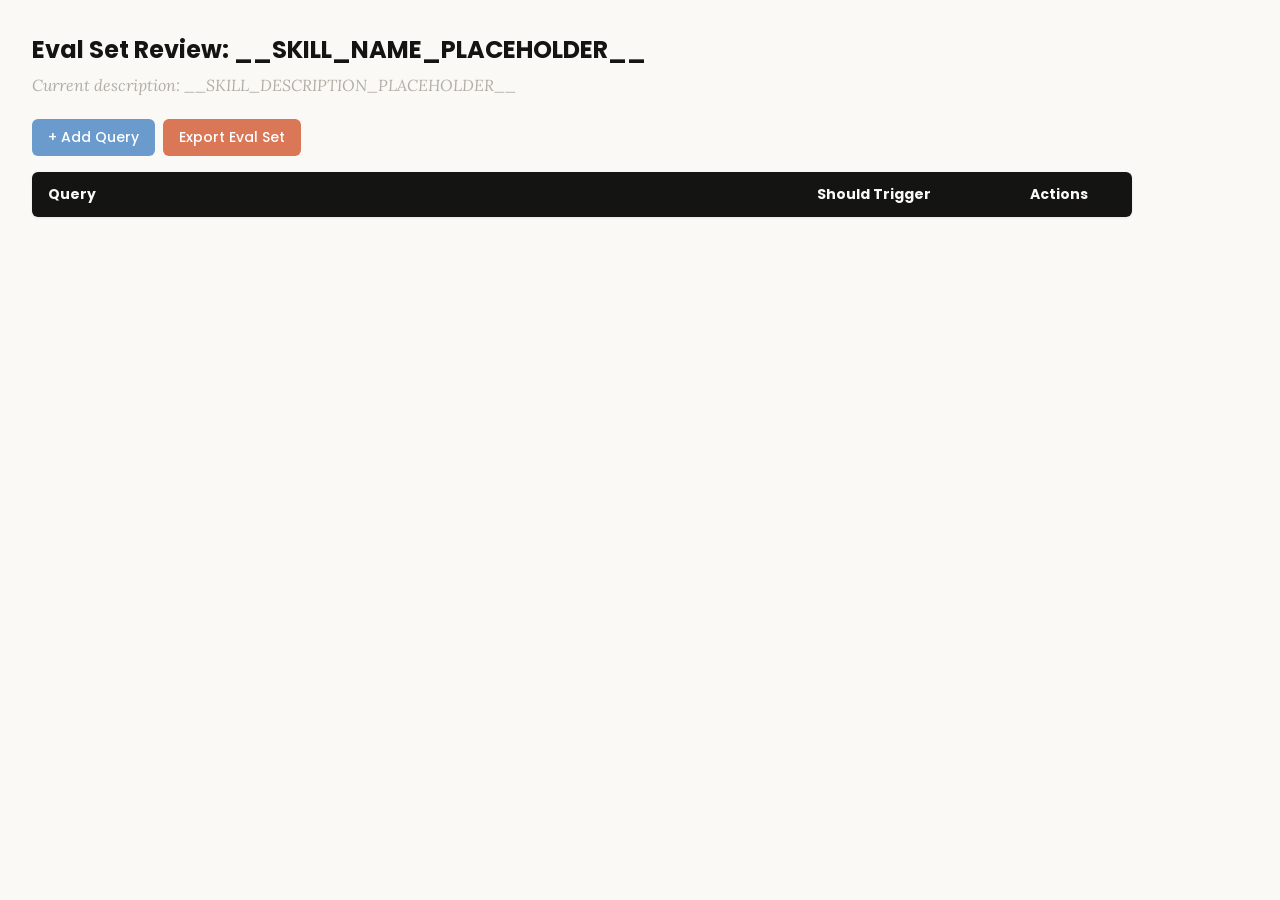
<file: .claude/skills/skill-creator/assets/eval_review.html>
<!DOCTYPE html>
<html lang="en">
<head>
  <meta charset="UTF-8">
  <meta name="viewport" content="width=device-width, initial-scale=1.0">
  <title>Eval Set Review - __SKILL_NAME_PLACEHOLDER__</title>
  <link rel="preconnect" href="https://fonts.googleapis.com">
  <link rel="preconnect" href="https://fonts.gstatic.com" crossorigin>
  <link href="https://fonts.googleapis.com/css2?family=Poppins:wght@500;600&family=Lora:wght@400;500&display=swap" rel="stylesheet">
  <style>
    * { box-sizing: border-box; margin: 0; padding: 0; }
    body { font-family: 'Lora', Georgia, serif; background: #faf9f5; padding: 2rem; color: #141413; }
    h1 { font-family: 'Poppins', sans-serif; margin-bottom: 0.5rem; font-size: 1.5rem; }
    .description { color: #b0aea5; margin-bottom: 1.5rem; font-style: italic; max-width: 900px; }
    .controls { margin-bottom: 1rem; display: flex; gap: 0.5rem; }
    .btn { font-family: 'Poppins', sans-serif; padding: 0.5rem 1rem; border: none; border-radius: 6px; cursor: pointer; font-size: 0.875rem; font-weight: 500; }
    .btn-add { background: #6a9bcc; color: white; }
    .btn-add:hover { background: #5889b8; }
    .btn-export { background: #d97757; color: white; }
    .btn-export:hover { background: #c4613f; }
    table { width: 100%; max-width: 1100px; border-collapse: collapse; background: white; border-radius: 6px; overflow: hidden; box-shadow: 0 1px 3px rgba(0,0,0,0.08); }
    th { font-family: 'Poppins', sans-serif; background: #141413; color: #faf9f5; padding: 0.75rem 1rem; text-align: left; font-size: 0.875rem; }
    td { padding: 0.75rem 1rem; border-bottom: 1px solid #e8e6dc; vertical-align: top; }
    tr:nth-child(even) td { background: #faf9f5; }
    tr:hover td { background: #f3f1ea; }
    .section-header td { background: #e8e6dc; font-family: 'Poppins', sans-serif; font-weight: 500; font-size: 0.8rem; color: #141413; text-transform: uppercase; letter-spacing: 0.05em; }
    .query-input { width: 100%; padding: 0.4rem; border: 1px solid #e8e6dc; border-radius: 4px; font-size: 0.875rem; font-family: 'Lora', Georgia, serif; resize: vertical; min-height: 60px; }
    .query-input:focus { outline: none; border-color: #d97757; box-shadow: 0 0 0 2px rgba(217,119,87,0.15); }
    .toggle { position: relative; display: inline-block; width: 44px; height: 24px; }
    .toggle input { opacity: 0; width: 0; height: 0; }
    .toggle .slider { position: absolute; inset: 0; background: #b0aea5; border-radius: 24px; cursor: pointer; transition: 0.2s; }
    .toggle .slider::before { content: ""; position: absolute; width: 18px; height: 18px; left: 3px; bottom: 3px; background: white; border-radius: 50%; transition: 0.2s; }
    .toggle input:checked + .slider { background: #d97757; }
    .toggle input:checked + .slider::before { transform: translateX(20px); }
    .btn-delete { background: #c44; color: white; padding: 0.3rem 0.6rem; border: none; border-radius: 4px; cursor: pointer; font-size: 0.75rem; font-family: 'Poppins', sans-serif; }
    .btn-delete:hover { background: #a33; }
    .summary { margin-top: 1rem; color: #b0aea5; font-size: 0.875rem; }
  </style>
</head>
<body>
  <h1>Eval Set Review: <span id="skill-name">__SKILL_NAME_PLACEHOLDER__</span></h1>
  <p class="description">Current description: <span id="skill-desc">__SKILL_DESCRIPTION_PLACEHOLDER__</span></p>

  <div class="controls">
    <button class="btn btn-add" onclick="addRow()">+ Add Query</button>
    <button class="btn btn-export" onclick="exportEvalSet()">Export Eval Set</button>
  </div>

  <table>
    <thead>
      <tr>
        <th style="width:65%">Query</th>
        <th style="width:18%">Should Trigger</th>
        <th style="width:10%">Actions</th>
      </tr>
    </thead>
    <tbody id="eval-body"></tbody>
  </table>

  <p class="summary" id="summary"></p>

  <script>
    const EVAL_DATA = __EVAL_DATA_PLACEHOLDER__;

    let evalItems = [...EVAL_DATA];

    function render() {
      const tbody = document.getElementById('eval-body');
      tbody.innerHTML = '';

      // Sort: should-trigger first, then should-not-trigger
      const sorted = evalItems
        .map((item, origIdx) => ({ ...item, origIdx }))
        .sort((a, b) => (b.should_trigger ? 1 : 0) - (a.should_trigger ? 1 : 0));

      let lastGroup = null;
      sorted.forEach(item => {
        const group = item.should_trigger ? 'trigger' : 'no-trigger';
        if (group !== lastGroup) {
          const headerRow = document.createElement('tr');
          headerRow.className = 'section-header';
          headerRow.innerHTML = `<td colspan="3">${item.should_trigger ? 'Should Trigger' : 'Should NOT Trigger'}</td>`;
          tbody.appendChild(headerRow);
          lastGroup = group;
        }

        const idx = item.origIdx;
        const tr = document.createElement('tr');
        tr.innerHTML = `
          <td><textarea class="query-input" onchange="updateQuery(${idx}, this.value)">${escapeHtml(item.query)}</textarea></td>
          <td>
            <label class="toggle">
              <input type="checkbox" ${item.should_trigger ? 'checked' : ''} onchange="updateTrigger(${idx}, this.checked)">
              <span class="slider"></span>
            </label>
            <span style="margin-left:8px;font-size:0.8rem;color:#b0aea5">${item.should_trigger ? 'Yes' : 'No'}</span>
          </td>
          <td><button class="btn-delete" onclick="deleteRow(${idx})">Delete</button></td>
        `;
        tbody.appendChild(tr);
      });
      updateSummary();
    }

    function escapeHtml(text) {
      const div = document.createElement('div');
      div.textContent = text;
      return div.innerHTML;
    }

    function updateQuery(idx, value) { evalItems[idx].query = value; updateSummary(); }
    function updateTrigger(idx, value) { evalItems[idx].should_trigger = value; render(); }
    function deleteRow(idx) { evalItems.splice(idx, 1); render(); }

    function addRow() {
      evalItems.push({ query: '', should_trigger: true });
      render();
      const inputs = document.querySelectorAll('.query-input');
      inputs[inputs.length - 1].focus();
    }

    function updateSummary() {
      const trigger = evalItems.filter(i => i.should_trigger).length;
      const noTrigger = evalItems.filter(i => !i.should_trigger).length;
      document.getElementById('summary').textContent =
        `${evalItems.length} queries total: ${trigger} should trigger, ${noTrigger} should not trigger`;
    }

    function exportEvalSet() {
      const valid = evalItems.filter(i => i.query.trim() !== '');
      const data = valid.map(i => ({ query: i.query.trim(), should_trigger: i.should_trigger }));
      const blob = new Blob([JSON.stringify(data, null, 2)], { type: 'application/json' });
      const url = URL.createObjectURL(blob);
      const a = document.createElement('a');
      a.href = url;
      a.download = 'eval_set.json';
      document.body.appendChild(a);
      a.click();
      document.body.removeChild(a);
      URL.revokeObjectURL(url);
    }

    render();
  </script>
</body>
</html>
</file>
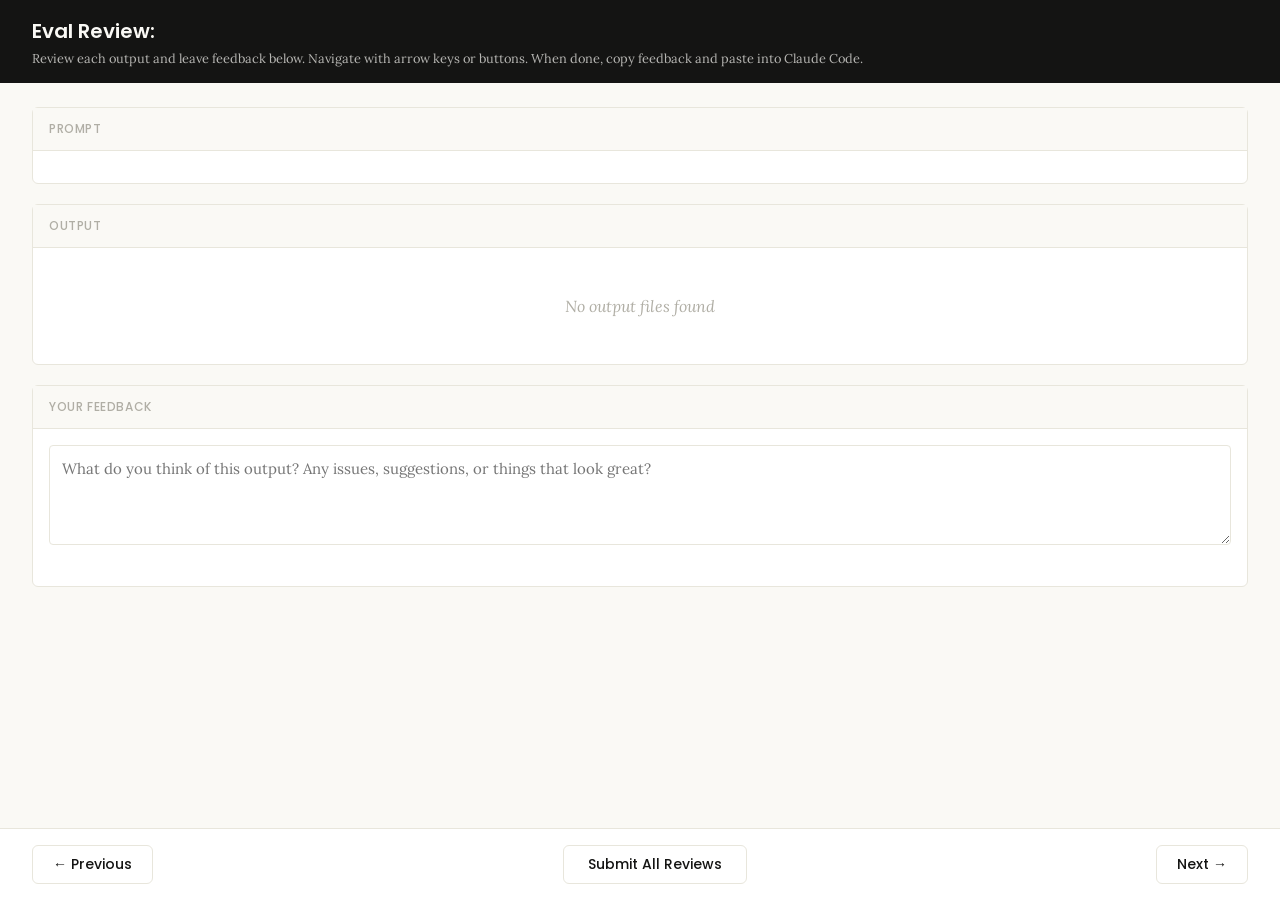
<file: .claude/skills/skill-creator/eval-viewer/viewer.html>
<!DOCTYPE html>
<html lang="en">
<head>
  <meta charset="UTF-8">
  <meta name="viewport" content="width=device-width, initial-scale=1.0">
  <title>Eval Review</title>
  <link rel="preconnect" href="https://fonts.googleapis.com">
  <link rel="preconnect" href="https://fonts.gstatic.com" crossorigin>
  <link href="https://fonts.googleapis.com/css2?family=Poppins:wght@500;600&family=Lora:wght@400;500&display=swap" rel="stylesheet">
  <script src="https://cdn.sheetjs.com/xlsx-0.20.3/package/dist/xlsx.full.min.js" integrity="sha384-EnyY0/GSHQGSxSgMwaIPzSESbqoOLSexfnSMN2AP+39Ckmn92stwABZynq1JyzdT" crossorigin="anonymous"></script>
  <style>
    :root {
      --bg: #faf9f5;
      --surface: #ffffff;
      --border: #e8e6dc;
      --text: #141413;
      --text-muted: #b0aea5;
      --accent: #d97757;
      --accent-hover: #c4613f;
      --green: #788c5d;
      --green-bg: #eef2e8;
      --red: #c44;
      --red-bg: #fceaea;
      --header-bg: #141413;
      --header-text: #faf9f5;
      --radius: 6px;
    }

    * { box-sizing: border-box; margin: 0; padding: 0; }

    body {
      font-family: 'Lora', Georgia, serif;
      background: var(--bg);
      color: var(--text);
      height: 100vh;
      display: flex;
      flex-direction: column;
    }

    /* ---- Header ---- */
    .header {
      background: var(--header-bg);
      color: var(--header-text);
      padding: 1rem 2rem;
      display: flex;
      justify-content: space-between;
      align-items: center;
      flex-shrink: 0;
    }
    .header h1 {
      font-family: 'Poppins', sans-serif;
      font-size: 1.25rem;
      font-weight: 600;
    }
    .header .instructions {
      font-size: 0.8rem;
      opacity: 0.7;
      margin-top: 0.25rem;
    }
    .header .progress {
      font-size: 0.875rem;
      opacity: 0.8;
      text-align: right;
    }

    /* ---- Main content ---- */
    .main {
      flex: 1;
      overflow-y: auto;
      padding: 1.5rem 2rem;
      display: flex;
      flex-direction: column;
      gap: 1.25rem;
    }

    /* ---- Sections ---- */
    .section {
      background: var(--surface);
      border: 1px solid var(--border);
      border-radius: var(--radius);
      flex-shrink: 0;
    }
    .section-header {
      font-family: 'Poppins', sans-serif;
      padding: 0.75rem 1rem;
      font-size: 0.75rem;
      font-weight: 500;
      text-transform: uppercase;
      letter-spacing: 0.05em;
      color: var(--text-muted);
      border-bottom: 1px solid var(--border);
      background: var(--bg);
    }
    .section-body {
      padding: 1rem;
    }

    /* ---- Config badge ---- */
    .config-badge {
      display: inline-block;
      padding: 0.2rem 0.625rem;
      border-radius: 9999px;
      font-family: 'Poppins', sans-serif;
      font-size: 0.6875rem;
      font-weight: 600;
      text-transform: uppercase;
      letter-spacing: 0.03em;
      margin-left: 0.75rem;
      vertical-align: middle;
    }
    .config-badge.config-primary {
      background: rgba(33, 150, 243, 0.12);
      color: #1976d2;
    }
    .config-badge.config-baseline {
      background: rgba(255, 193, 7, 0.15);
      color: #f57f17;
    }

    /* ---- Prompt ---- */
    .prompt-text {
      white-space: pre-wrap;
      font-size: 0.9375rem;
      line-height: 1.6;
    }

    /* ---- Outputs ---- */
    .output-file {
      border: 1px solid var(--border);
      border-radius: var(--radius);
      overflow: hidden;
    }
    .output-file + .output-file {
      margin-top: 1rem;
    }
    .output-file-header {
      padding: 0.5rem 0.75rem;
      font-size: 0.8rem;
      font-weight: 600;
      color: var(--text-muted);
      background: var(--bg);
      border-bottom: 1px solid var(--border);
      font-family: 'SF Mono', SFMono-Regular, Consolas, 'Liberation Mono', Menlo, monospace;
      display: flex;
      justify-content: space-between;
      align-items: center;
    }
    .output-file-header .dl-btn {
      font-size: 0.7rem;
      color: var(--accent);
      text-decoration: none;
      cursor: pointer;
      font-family: -apple-system, BlinkMacSystemFont, 'Segoe UI', sans-serif;
      font-weight: 500;
      opacity: 0.8;
    }
    .output-file-header .dl-btn:hover {
      opacity: 1;
      text-decoration: underline;
    }
    .output-file-content {
      padding: 0.75rem;
      overflow-x: auto;
    }
    .output-file-content pre {
      font-size: 0.8125rem;
      line-height: 1.5;
      white-space: pre-wrap;
      word-break: break-word;
      font-family: 'SF Mono', SFMono-Regular, Consolas, 'Liberation Mono', Menlo, monospace;
    }
    .output-file-content img {
      max-width: 100%;
      height: auto;
      border-radius: 4px;
    }
    .output-file-content iframe {
      width: 100%;
      height: 600px;
      border: none;
    }
    .output-file-content table {
      border-collapse: collapse;
      font-size: 0.8125rem;
      width: 100%;
    }
    .output-file-content table td,
    .output-file-content table th {
      border: 1px solid var(--border);
      padding: 0.375rem 0.5rem;
      text-align: left;
    }
    .output-file-content table th {
      background: var(--bg);
      font-weight: 600;
    }
    .output-file-content .download-link {
      display: inline-flex;
      align-items: center;
      gap: 0.5rem;
      padding: 0.5rem 1rem;
      background: var(--bg);
      border: 1px solid var(--border);
      border-radius: 4px;
      color: var(--accent);
      text-decoration: none;
      font-size: 0.875rem;
      cursor: pointer;
    }
    .output-file-content .download-link:hover {
      background: var(--border);
    }
    .empty-state {
      color: var(--text-muted);
      font-style: italic;
      padding: 2rem;
      text-align: center;
    }

    /* ---- Feedback ---- */
    .prev-feedback {
      background: var(--bg);
      border: 1px solid var(--border);
      border-radius: 4px;
      padding: 0.625rem 0.75rem;
      margin-top: 0.75rem;
      font-size: 0.8125rem;
      color: var(--text-muted);
      line-height: 1.5;
    }
    .prev-feedback-label {
      font-size: 0.7rem;
      font-weight: 600;
      text-transform: uppercase;
      letter-spacing: 0.04em;
      margin-bottom: 0.25rem;
      color: var(--text-muted);
    }
    .feedback-textarea {
      width: 100%;
      min-height: 100px;
      padding: 0.75rem;
      border: 1px solid var(--border);
      border-radius: 4px;
      font-family: inherit;
      font-size: 0.9375rem;
      line-height: 1.5;
      resize: vertical;
      color: var(--text);
    }
    .feedback-textarea:focus {
      outline: none;
      border-color: var(--accent);
      box-shadow: 0 0 0 3px rgba(37, 99, 235, 0.1);
    }
    .feedback-status {
      font-size: 0.75rem;
      color: var(--text-muted);
      margin-top: 0.5rem;
      min-height: 1.1em;
    }

    /* ---- Grades (collapsible) ---- */
    .grades-toggle {
      display: flex;
      align-items: center;
      cursor: pointer;
      user-select: none;
    }
    .grades-toggle:hover {
      color: var(--accent);
    }
    .grades-toggle .arrow {
      margin-right: 0.5rem;
      transition: transform 0.15s;
      font-size: 0.75rem;
    }
    .grades-toggle .arrow.open {
      transform: rotate(90deg);
    }
    .grades-content {
      display: none;
      margin-top: 0.75rem;
    }
    .grades-content.open {
      display: block;
    }
    .grades-summary {
      font-size: 0.875rem;
      margin-bottom: 0.75rem;
      display: flex;
      align-items: center;
      gap: 0.5rem;
    }
    .grade-badge {
      display: inline-block;
      padding: 0.125rem 0.5rem;
      border-radius: 9999px;
      font-size: 0.75rem;
      font-weight: 600;
    }
    .grade-pass { background: var(--green-bg); color: var(--green); }
    .grade-fail { background: var(--red-bg); color: var(--red); }
    .assertion-list {
      list-style: none;
    }
    .assertion-item {
      padding: 0.625rem 0;
      border-bottom: 1px solid var(--border);
      font-size: 0.8125rem;
    }
    .assertion-item:last-child { border-bottom: none; }
    .assertion-status {
      font-weight: 600;
      margin-right: 0.5rem;
    }
    .assertion-status.pass { color: var(--green); }
    .assertion-status.fail { color: var(--red); }
    .assertion-evidence {
      color: var(--text-muted);
      font-size: 0.75rem;
      margin-top: 0.25rem;
      padding-left: 1.5rem;
    }

    /* ---- View tabs ---- */
    .view-tabs {
      display: flex;
      gap: 0;
      padding: 0 2rem;
      background: var(--bg);
      border-bottom: 1px solid var(--border);
      flex-shrink: 0;
    }
    .view-tab {
      font-family: 'Poppins', sans-serif;
      padding: 0.625rem 1.25rem;
      font-size: 0.8125rem;
      font-weight: 500;
      cursor: pointer;
      border: none;
      background: none;
      color: var(--text-muted);
      border-bottom: 2px solid transparent;
      transition: all 0.15s;
    }
    .view-tab:hover { color: var(--text); }
    .view-tab.active {
      color: var(--accent);
      border-bottom-color: var(--accent);
    }
    .view-panel { display: none; }
    .view-panel.active { display: flex; flex-direction: column; flex: 1; overflow: hidden; }

    /* ---- Benchmark view ---- */
    .benchmark-view {
      padding: 1.5rem 2rem;
      overflow-y: auto;
      flex: 1;
    }
    .benchmark-table {
      border-collapse: collapse;
      background: var(--surface);
      border: 1px solid var(--border);
      border-radius: var(--radius);
      font-size: 0.8125rem;
      width: 100%;
      margin-bottom: 1.5rem;
    }
    .benchmark-table th, .benchmark-table td {
      padding: 0.625rem 0.75rem;
      text-align: left;
      border: 1px solid var(--border);
    }
    .benchmark-table th {
      font-family: 'Poppins', sans-serif;
      background: var(--header-bg);
      color: var(--header-text);
      font-weight: 500;
      font-size: 0.75rem;
      text-transform: uppercase;
      letter-spacing: 0.04em;
    }
    .benchmark-table tr:hover { background: var(--bg); }
    .benchmark-table tr.benchmark-row-with { background: rgba(33, 150, 243, 0.06); }
    .benchmark-table tr.benchmark-row-without { background: rgba(255, 193, 7, 0.06); }
    .benchmark-table tr.benchmark-row-with:hover { background: rgba(33, 150, 243, 0.12); }
    .benchmark-table tr.benchmark-row-without:hover { background: rgba(255, 193, 7, 0.12); }
    .benchmark-table tr.benchmark-row-avg { font-weight: 600; border-top: 2px solid var(--border); }
    .benchmark-table tr.benchmark-row-avg.benchmark-row-with { background: rgba(33, 150, 243, 0.12); }
    .benchmark-table tr.benchmark-row-avg.benchmark-row-without { background: rgba(255, 193, 7, 0.12); }
    .benchmark-delta-positive { color: var(--green); font-weight: 600; }
    .benchmark-delta-negative { color: var(--red); font-weight: 600; }
    .benchmark-notes {
      background: var(--surface);
      border: 1px solid var(--border);
      border-radius: var(--radius);
      padding: 1rem;
    }
    .benchmark-notes h3 {
      font-family: 'Poppins', sans-serif;
      font-size: 0.875rem;
      margin-bottom: 0.75rem;
    }
    .benchmark-notes ul {
      list-style: disc;
      padding-left: 1.25rem;
    }
    .benchmark-notes li {
      font-size: 0.8125rem;
      line-height: 1.6;
      margin-bottom: 0.375rem;
    }
    .benchmark-empty {
      color: var(--text-muted);
      font-style: italic;
      text-align: center;
      padding: 3rem;
    }

    /* ---- Navigation ---- */
    .nav {
      display: flex;
      justify-content: space-between;
      align-items: center;
      padding: 1rem 2rem;
      border-top: 1px solid var(--border);
      background: var(--surface);
      flex-shrink: 0;
    }
    .nav-btn {
      font-family: 'Poppins', sans-serif;
      padding: 0.5rem 1.25rem;
      border: 1px solid var(--border);
      border-radius: var(--radius);
      background: var(--surface);
      cursor: pointer;
      font-size: 0.875rem;
      font-weight: 500;
      color: var(--text);
      transition: all 0.15s;
    }
    .nav-btn:hover:not(:disabled) {
      background: var(--bg);
      border-color: var(--text-muted);
    }
    .nav-btn:disabled {
      opacity: 0.4;
      cursor: not-allowed;
    }
    .done-btn {
      font-family: 'Poppins', sans-serif;
      padding: 0.5rem 1.5rem;
      border: 1px solid var(--border);
      border-radius: var(--radius);
      background: var(--surface);
      color: var(--text);
      cursor: pointer;
      font-size: 0.875rem;
      font-weight: 500;
      transition: all 0.15s;
    }
    .done-btn:hover {
      background: var(--bg);
      border-color: var(--text-muted);
    }
    .done-btn.ready {
      border: none;
      background: var(--accent);
      color: white;
      font-weight: 600;
    }
    .done-btn.ready:hover {
      background: var(--accent-hover);
    }
    /* ---- Done overlay ---- */
    .done-overlay {
      display: none;
      position: fixed;
      inset: 0;
      background: rgba(0, 0, 0, 0.5);
      z-index: 100;
      justify-content: center;
      align-items: center;
    }
    .done-overlay.visible {
      display: flex;
    }
    .done-card {
      background: var(--surface);
      border-radius: 12px;
      padding: 2rem 3rem;
      text-align: center;
      box-shadow: 0 20px 60px rgba(0, 0, 0, 0.3);
      max-width: 500px;
    }
    .done-card h2 {
      font-size: 1.5rem;
      margin-bottom: 0.5rem;
    }
    .done-card p {
      color: var(--text-muted);
      margin-bottom: 1.5rem;
      line-height: 1.5;
    }
    .done-card .btn-row {
      display: flex;
      gap: 0.5rem;
      justify-content: center;
    }
    .done-card button {
      padding: 0.5rem 1.25rem;
      border: 1px solid var(--border);
      border-radius: var(--radius);
      background: var(--surface);
      cursor: pointer;
      font-size: 0.875rem;
    }
    .done-card button:hover {
      background: var(--bg);
    }
    /* ---- Toast ---- */
    .toast {
      position: fixed;
      bottom: 5rem;
      left: 50%;
      transform: translateX(-50%);
      background: var(--header-bg);
      color: var(--header-text);
      padding: 0.625rem 1.25rem;
      border-radius: var(--radius);
      font-size: 0.875rem;
      opacity: 0;
      transition: opacity 0.3s;
      pointer-events: none;
      z-index: 200;
    }
    .toast.visible {
      opacity: 1;
    }
  </style>
</head>
<body>
  <div id="app" style="height:100vh; display:flex; flex-direction:column;">
    <div class="header">
      <div>
        <h1>Eval Review: <span id="skill-name"></span></h1>
        <div class="instructions">Review each output and leave feedback below. Navigate with arrow keys or buttons. When done, copy feedback and paste into Claude Code.</div>
      </div>
      <div class="progress" id="progress"></div>
    </div>

    <!-- View tabs (only shown when benchmark data exists) -->
    <div class="view-tabs" id="view-tabs" style="display:none;">
      <button class="view-tab active" onclick="switchView('outputs')">Outputs</button>
      <button class="view-tab" onclick="switchView('benchmark')">Benchmark</button>
    </div>

    <!-- Outputs panel (qualitative review) -->
    <div class="view-panel active" id="panel-outputs">
    <div class="main">
      <!-- Prompt -->
      <div class="section">
        <div class="section-header">Prompt <span class="config-badge" id="config-badge" style="display:none;"></span></div>
        <div class="section-body">
          <div class="prompt-text" id="prompt-text"></div>
        </div>
      </div>

      <!-- Outputs -->
      <div class="section">
        <div class="section-header">Output</div>
        <div class="section-body" id="outputs-body">
          <div class="empty-state">No output files found</div>
        </div>
      </div>

      <!-- Previous Output (collapsible) -->
      <div class="section" id="prev-outputs-section" style="display:none;">
        <div class="section-header">
          <div class="grades-toggle" onclick="togglePrevOutputs()">
            <span class="arrow" id="prev-outputs-arrow">&#9654;</span>
            Previous Output
          </div>
        </div>
        <div class="grades-content" id="prev-outputs-content"></div>
      </div>

      <!-- Grades (collapsible) -->
      <div class="section" id="grades-section" style="display:none;">
        <div class="section-header">
          <div class="grades-toggle" onclick="toggleGrades()">
            <span class="arrow" id="grades-arrow">&#9654;</span>
            Formal Grades
          </div>
        </div>
        <div class="grades-content" id="grades-content"></div>
      </div>

      <!-- Feedback -->
      <div class="section">
        <div class="section-header">Your Feedback</div>
        <div class="section-body">
          <textarea
            class="feedback-textarea"
            id="feedback"
            placeholder="What do you think of this output? Any issues, suggestions, or things that look great?"
          ></textarea>
          <div class="feedback-status" id="feedback-status"></div>
          <div class="prev-feedback" id="prev-feedback" style="display:none;">
            <div class="prev-feedback-label">Previous feedback</div>
            <div id="prev-feedback-text"></div>
          </div>
        </div>
      </div>
    </div>

    <div class="nav" id="outputs-nav">
      <button class="nav-btn" id="prev-btn" onclick="navigate(-1)">&#8592; Previous</button>
      <button class="done-btn" id="done-btn" onclick="showDoneDialog()">Submit All Reviews</button>
      <button class="nav-btn" id="next-btn" onclick="navigate(1)">Next &#8594;</button>
    </div>
    </div><!-- end panel-outputs -->

    <!-- Benchmark panel (quantitative stats) -->
    <div class="view-panel" id="panel-benchmark">
      <div class="benchmark-view" id="benchmark-content">
        <div class="benchmark-empty">No benchmark data available. Run a benchmark to see quantitative results here.</div>
      </div>
    </div>
  </div>

  <!-- Done overlay -->
  <div class="done-overlay" id="done-overlay">
    <div class="done-card">
      <h2>Review Complete</h2>
      <p>Your feedback has been saved. Go back to your Claude Code session and tell Claude you're done reviewing.</p>
      <div class="btn-row">
        <button onclick="closeDoneDialog()">OK</button>
      </div>
    </div>
  </div>

  <!-- Toast -->
  <div class="toast" id="toast"></div>

  <script>
    // ---- Embedded data (injected by generate_review.py) ----
    /*__EMBEDDED_DATA__*/

    // ---- State ----
    let feedbackMap = {};  // run_id -> feedback text
    let currentIndex = 0;
    let visitedRuns = new Set();

    // ---- Init ----
    async function init() {
      // Load saved feedback from server — but only if this isn't a fresh
      // iteration (indicated by previous_feedback being present). When
      // previous feedback exists, the feedback.json on disk is stale from
      // the prior iteration and should not pre-fill the textareas.
      const hasPrevious = Object.keys(EMBEDDED_DATA.previous_feedback || {}).length > 0
        || Object.keys(EMBEDDED_DATA.previous_outputs || {}).length > 0;
      if (!hasPrevious) {
        try {
          const resp = await fetch("/api/feedback");
          const data = await resp.json();
          if (data.reviews) {
            for (const r of data.reviews) feedbackMap[r.run_id] = r.feedback;
          }
        } catch { /* first run, no feedback yet */ }
      }

      document.getElementById("skill-name").textContent = EMBEDDED_DATA.skill_name;
      showRun(0);

      // Wire up feedback auto-save
      const textarea = document.getElementById("feedback");
      let saveTimeout = null;
      textarea.addEventListener("input", () => {
        clearTimeout(saveTimeout);
        document.getElementById("feedback-status").textContent = "";
        saveTimeout = setTimeout(() => saveCurrentFeedback(), 800);
      });
    }

    // ---- Navigation ----
    function navigate(delta) {
      const newIndex = currentIndex + delta;
      if (newIndex >= 0 && newIndex < EMBEDDED_DATA.runs.length) {
        saveCurrentFeedback();
        showRun(newIndex);
      }
    }

    function updateNavButtons() {
      document.getElementById("prev-btn").disabled = currentIndex === 0;
      document.getElementById("next-btn").disabled =
        currentIndex === EMBEDDED_DATA.runs.length - 1;
    }

    // ---- Show a run ----
    function showRun(index) {
      currentIndex = index;
      const run = EMBEDDED_DATA.runs[index];

      // Progress
      document.getElementById("progress").textContent =
        `${index + 1} of ${EMBEDDED_DATA.runs.length}`;

      // Prompt
      document.getElementById("prompt-text").textContent = run.prompt;

      // Config badge
      const badge = document.getElementById("config-badge");
      const configMatch = run.id.match(/(with_skill|without_skill|new_skill|old_skill)/);
      if (configMatch) {
        const config = configMatch[1];
        const isBaseline = config === "without_skill" || config === "old_skill";
        badge.textContent = config.replace(/_/g, " ");
        badge.className = "config-badge " + (isBaseline ? "config-baseline" : "config-primary");
        badge.style.display = "inline-block";
      } else {
        badge.style.display = "none";
      }

      // Outputs
      renderOutputs(run);

      // Previous outputs
      renderPrevOutputs(run);

      // Grades
      renderGrades(run);

      // Previous feedback
      const prevFb = (EMBEDDED_DATA.previous_feedback || {})[run.id];
      const prevEl = document.getElementById("prev-feedback");
      if (prevFb) {
        document.getElementById("prev-feedback-text").textContent = prevFb;
        prevEl.style.display = "block";
      } else {
        prevEl.style.display = "none";
      }

      // Feedback
      document.getElementById("feedback").value = feedbackMap[run.id] || "";
      document.getElementById("feedback-status").textContent = "";

      updateNavButtons();

      // Track visited runs and promote done button when all visited
      visitedRuns.add(index);
      const doneBtn = document.getElementById("done-btn");
      if (visitedRuns.size >= EMBEDDED_DATA.runs.length) {
        doneBtn.classList.add("ready");
      }

      // Scroll main content to top
      document.querySelector(".main").scrollTop = 0;
    }

    // ---- Render outputs ----
    function renderOutputs(run) {
      const container = document.getElementById("outputs-body");
      container.innerHTML = "";

      const outputs = run.outputs || [];
      if (outputs.length === 0) {
        container.innerHTML = '<div class="empty-state">No output files</div>';
        return;
      }

      for (const file of outputs) {
        const fileDiv = document.createElement("div");
        fileDiv.className = "output-file";

        // Always show file header with download link
        const header = document.createElement("div");
        header.className = "output-file-header";
        const nameSpan = document.createElement("span");
        nameSpan.textContent = file.name;
        header.appendChild(nameSpan);
        const dlBtn = document.createElement("a");
        dlBtn.className = "dl-btn";
        dlBtn.textContent = "Download";
        dlBtn.download = file.name;
        dlBtn.href = getDownloadUri(file);
        header.appendChild(dlBtn);
        fileDiv.appendChild(header);

        const content = document.createElement("div");
        content.className = "output-file-content";

        if (file.type === "text") {
          const pre = document.createElement("pre");
          pre.textContent = file.content;
          content.appendChild(pre);
        } else if (file.type === "image") {
          const img = document.createElement("img");
          img.src = file.data_uri;
          img.alt = file.name;
          content.appendChild(img);
        } else if (file.type === "pdf") {
          const iframe = document.createElement("iframe");
          iframe.src = file.data_uri;
          content.appendChild(iframe);
        } else if (file.type === "xlsx") {
          renderXlsx(content, file.data_b64);
        } else if (file.type === "binary") {
          const a = document.createElement("a");
          a.className = "download-link";
          a.href = file.data_uri;
          a.download = file.name;
          a.textContent = "Download " + file.name;
          content.appendChild(a);
        } else if (file.type === "error") {
          const pre = document.createElement("pre");
          pre.textContent = file.content;
          pre.style.color = "var(--red)";
          content.appendChild(pre);
        }

        fileDiv.appendChild(content);
        container.appendChild(fileDiv);
      }
    }

    // ---- XLSX rendering via SheetJS ----
    function renderXlsx(container, b64Data) {
      try {
        const raw = Uint8Array.from(atob(b64Data), c => c.charCodeAt(0));
        const wb = XLSX.read(raw, { type: "array" });

        for (let i = 0; i < wb.SheetNames.length; i++) {
          const sheetName = wb.SheetNames[i];
          const ws = wb.Sheets[sheetName];

          if (wb.SheetNames.length > 1) {
            const sheetLabel = document.createElement("div");
            sheetLabel.style.cssText =
              "font-weight:600; font-size:0.8rem; color:#b0aea5; margin-top:0.5rem; margin-bottom:0.25rem;";
            sheetLabel.textContent = "Sheet: " + sheetName;
            container.appendChild(sheetLabel);
          }

          const htmlStr = XLSX.utils.sheet_to_html(ws, { editable: false });
          const wrapper = document.createElement("div");
          wrapper.innerHTML = htmlStr;
          container.appendChild(wrapper);
        }
      } catch (err) {
        container.textContent = "Error rendering spreadsheet: " + err.message;
      }
    }

    // ---- Grades ----
    function renderGrades(run) {
      const section = document.getElementById("grades-section");
      const content = document.getElementById("grades-content");

      if (!run.grading) {
        section.style.display = "none";
        return;
      }

      const grading = run.grading;
      section.style.display = "block";
      // Reset to collapsed
      content.classList.remove("open");
      document.getElementById("grades-arrow").classList.remove("open");

      const summary = grading.summary || {};
      const expectations = grading.expectations || [];

      let html = '<div style="padding: 1rem;">';

      // Summary line
      const passRate = summary.pass_rate != null
        ? Math.round(summary.pass_rate * 100) + "%"
        : "?";
      const badgeClass = summary.pass_rate >= 0.8 ? "grade-pass" : summary.pass_rate >= 0.5 ? "" : "grade-fail";
      html += '<div class="grades-summary">';
      html += '<span class="grade-badge ' + badgeClass + '">' + passRate + '</span>';
      html += '<span>' + (summary.passed || 0) + ' passed, ' + (summary.failed || 0) + ' failed of ' + (summary.total || 0) + '</span>';
      html += '</div>';

      // Assertions list
      html += '<ul class="assertion-list">';
      for (const exp of expectations) {
        const statusClass = exp.passed ? "pass" : "fail";
        const statusIcon = exp.passed ? "\u2713" : "\u2717";
        html += '<li class="assertion-item">';
        html += '<span class="assertion-status ' + statusClass + '">' + statusIcon + '</span>';
        html += '<span>' + escapeHtml(exp.text) + '</span>';
        if (exp.evidence) {
          html += '<div class="assertion-evidence">' + escapeHtml(exp.evidence) + '</div>';
        }
        html += '</li>';
      }
      html += '</ul>';

      html += '</div>';
      content.innerHTML = html;
    }

    function toggleGrades() {
      const content = document.getElementById("grades-content");
      const arrow = document.getElementById("grades-arrow");
      content.classList.toggle("open");
      arrow.classList.toggle("open");
    }

    // ---- Previous outputs (collapsible) ----
    function renderPrevOutputs(run) {
      const section = document.getElementById("prev-outputs-section");
      const content = document.getElementById("prev-outputs-content");
      const prevOutputs = (EMBEDDED_DATA.previous_outputs || {})[run.id];

      if (!prevOutputs || prevOutputs.length === 0) {
        section.style.display = "none";
        return;
      }

      section.style.display = "block";
      // Reset to collapsed
      content.classList.remove("open");
      document.getElementById("prev-outputs-arrow").classList.remove("open");

      // Render the files into the content area
      content.innerHTML = "";
      const wrapper = document.createElement("div");
      wrapper.style.padding = "1rem";

      for (const file of prevOutputs) {
        const fileDiv = document.createElement("div");
        fileDiv.className = "output-file";

        const header = document.createElement("div");
        header.className = "output-file-header";
        const nameSpan = document.createElement("span");
        nameSpan.textContent = file.name;
        header.appendChild(nameSpan);
        const dlBtn = document.createElement("a");
        dlBtn.className = "dl-btn";
        dlBtn.textContent = "Download";
        dlBtn.download = file.name;
        dlBtn.href = getDownloadUri(file);
        header.appendChild(dlBtn);
        fileDiv.appendChild(header);

        const fc = document.createElement("div");
        fc.className = "output-file-content";

        if (file.type === "text") {
          const pre = document.createElement("pre");
          pre.textContent = file.content;
          fc.appendChild(pre);
        } else if (file.type === "image") {
          const img = document.createElement("img");
          img.src = file.data_uri;
          img.alt = file.name;
          fc.appendChild(img);
        } else if (file.type === "pdf") {
          const iframe = document.createElement("iframe");
          iframe.src = file.data_uri;
          fc.appendChild(iframe);
        } else if (file.type === "xlsx") {
          renderXlsx(fc, file.data_b64);
        } else if (file.type === "binary") {
          const a = document.createElement("a");
          a.className = "download-link";
          a.href = file.data_uri;
          a.download = file.name;
          a.textContent = "Download " + file.name;
          fc.appendChild(a);
        }

        fileDiv.appendChild(fc);
        wrapper.appendChild(fileDiv);
      }

      content.appendChild(wrapper);
    }

    function togglePrevOutputs() {
      const content = document.getElementById("prev-outputs-content");
      const arrow = document.getElementById("prev-outputs-arrow");
      content.classList.toggle("open");
      arrow.classList.toggle("open");
    }

    // ---- Feedback (saved to server -> feedback.json) ----
    function saveCurrentFeedback() {
      const run = EMBEDDED_DATA.runs[currentIndex];
      const text = document.getElementById("feedback").value;

      if (text.trim() === "") {
        delete feedbackMap[run.id];
      } else {
        feedbackMap[run.id] = text;
      }

      // Build reviews array from map
      const reviews = [];
      for (const [run_id, feedback] of Object.entries(feedbackMap)) {
        if (feedback.trim()) {
          reviews.push({ run_id, feedback, timestamp: new Date().toISOString() });
        }
      }

      fetch("/api/feedback", {
        method: "POST",
        headers: { "Content-Type": "application/json" },
        body: JSON.stringify({ reviews, status: "in_progress" }),
      }).then(() => {
        document.getElementById("feedback-status").textContent = "Saved";
      }).catch(() => {
        // Static mode or server unavailable — no-op on auto-save,
        // feedback will be downloaded on final submit
        document.getElementById("feedback-status").textContent = "Will download on submit";
      });
    }

    // ---- Done ----
    function showDoneDialog() {
      // Save current textarea to feedbackMap (but don't POST yet)
      const run = EMBEDDED_DATA.runs[currentIndex];
      const text = document.getElementById("feedback").value;
      if (text.trim() === "") {
        delete feedbackMap[run.id];
      } else {
        feedbackMap[run.id] = text;
      }

      // POST once with status: complete — include ALL runs so the model
      // can distinguish "no feedback" (looks good) from "not reviewed"
      const reviews = [];
      const ts = new Date().toISOString();
      for (const r of EMBEDDED_DATA.runs) {
        reviews.push({ run_id: r.id, feedback: feedbackMap[r.id] || "", timestamp: ts });
      }
      const payload = JSON.stringify({ reviews, status: "complete" }, null, 2);
      fetch("/api/feedback", {
        method: "POST",
        headers: { "Content-Type": "application/json" },
        body: payload,
      }).then(() => {
        document.getElementById("done-overlay").classList.add("visible");
      }).catch(() => {
        // Server not available (static mode) — download as file
        const blob = new Blob([payload], { type: "application/json" });
        const url = URL.createObjectURL(blob);
        const a = document.createElement("a");
        a.href = url;
        a.download = "feedback.json";
        a.click();
        URL.revokeObjectURL(url);
        document.getElementById("done-overlay").classList.add("visible");
      });
    }

    function closeDoneDialog() {
      // Reset status back to in_progress
      saveCurrentFeedback();
      document.getElementById("done-overlay").classList.remove("visible");
    }

    // ---- Toast ----
    function showToast(message) {
      const toast = document.getElementById("toast");
      toast.textContent = message;
      toast.classList.add("visible");
      setTimeout(() => toast.classList.remove("visible"), 2000);
    }

    // ---- Keyboard nav ----
    document.addEventListener("keydown", (e) => {
      // Don't capture when typing in textarea
      if (e.target.tagName === "TEXTAREA") return;

      if (e.key === "ArrowLeft" || e.key === "ArrowUp") {
        e.preventDefault();
        navigate(-1);
      } else if (e.key === "ArrowRight" || e.key === "ArrowDown") {
        e.preventDefault();
        navigate(1);
      }
    });

    // ---- Util ----
    function getDownloadUri(file) {
      if (file.data_uri) return file.data_uri;
      if (file.data_b64) return "data:application/octet-stream;base64," + file.data_b64;
      if (file.type === "text") return "data:text/plain;charset=utf-8," + encodeURIComponent(file.content);
      return "#";
    }

    function escapeHtml(text) {
      const div = document.createElement("div");
      div.textContent = text;
      return div.innerHTML;
    }

    // ---- View switching ----
    function switchView(view) {
      document.querySelectorAll(".view-tab").forEach(t => t.classList.remove("active"));
      document.querySelectorAll(".view-panel").forEach(p => p.classList.remove("active"));
      document.querySelector(`[onclick="switchView('${view}')"]`).classList.add("active");
      document.getElementById("panel-" + view).classList.add("active");
    }

    // ---- Benchmark rendering ----
    function renderBenchmark() {
      const data = EMBEDDED_DATA.benchmark;
      if (!data) return;

      // Show the tabs
      document.getElementById("view-tabs").style.display = "flex";

      const container = document.getElementById("benchmark-content");
      const summary = data.run_summary || {};
      const metadata = data.metadata || {};
      const notes = data.notes || [];

      let html = "";

      // Header
      html += "<h2 style='font-family: Poppins, sans-serif; margin-bottom: 0.5rem;'>Benchmark Results</h2>";
      html += "<p style='color: var(--text-muted); font-size: 0.875rem; margin-bottom: 1.25rem;'>";
      if (metadata.skill_name) html += "<strong>" + escapeHtml(metadata.skill_name) + "</strong> &mdash; ";
      if (metadata.timestamp) html += metadata.timestamp + " &mdash; ";
      if (metadata.evals_run) html += "Evals: " + metadata.evals_run.join(", ") + " &mdash; ";
      html += (metadata.runs_per_configuration || "?") + " runs per configuration";
      html += "</p>";

      // Summary table
      html += '<table class="benchmark-table">';

      function fmtStat(stat, pct) {
        if (!stat) return "—";
        const suffix = pct ? "%" : "";
        const m = pct ? (stat.mean * 100).toFixed(0) : stat.mean.toFixed(1);
        const s = pct ? (stat.stddev * 100).toFixed(0) : stat.stddev.toFixed(1);
        return m + suffix + " ± " + s + suffix;
      }

      function deltaClass(val) {
        if (!val) return "";
        const n = parseFloat(val);
        if (n > 0) return "benchmark-delta-positive";
        if (n < 0) return "benchmark-delta-negative";
        return "";
      }

      // Discover config names dynamically (everything except "delta")
      const configs = Object.keys(summary).filter(k => k !== "delta");
      const configA = configs[0] || "config_a";
      const configB = configs[1] || "config_b";
      const labelA = configA.replace(/_/g, " ").replace(/\b\w/g, c => c.toUpperCase());
      const labelB = configB.replace(/_/g, " ").replace(/\b\w/g, c => c.toUpperCase());
      const a = summary[configA] || {};
      const b = summary[configB] || {};
      const delta = summary.delta || {};

      html += "<thead><tr><th>Metric</th><th>" + escapeHtml(labelA) + "</th><th>" + escapeHtml(labelB) + "</th><th>Delta</th></tr></thead>";
      html += "<tbody>";

      html += "<tr><td><strong>Pass Rate</strong></td>";
      html += "<td>" + fmtStat(a.pass_rate, true) + "</td>";
      html += "<td>" + fmtStat(b.pass_rate, true) + "</td>";
      html += '<td class="' + deltaClass(delta.pass_rate) + '">' + (delta.pass_rate || "—") + "</td></tr>";

      // Time (only show row if data exists)
      if (a.time_seconds || b.time_seconds) {
        html += "<tr><td><strong>Time (s)</strong></td>";
        html += "<td>" + fmtStat(a.time_seconds, false) + "</td>";
        html += "<td>" + fmtStat(b.time_seconds, false) + "</td>";
        html += '<td class="' + deltaClass(delta.time_seconds) + '">' + (delta.time_seconds ? delta.time_seconds + "s" : "—") + "</td></tr>";
      }

      // Tokens (only show row if data exists)
      if (a.tokens || b.tokens) {
        html += "<tr><td><strong>Tokens</strong></td>";
        html += "<td>" + fmtStat(a.tokens, false) + "</td>";
        html += "<td>" + fmtStat(b.tokens, false) + "</td>";
        html += '<td class="' + deltaClass(delta.tokens) + '">' + (delta.tokens || "—") + "</td></tr>";
      }

      html += "</tbody></table>";

      // Per-eval breakdown (if runs data available)
      const runs = data.runs || [];
      if (runs.length > 0) {
        const evalIds = [...new Set(runs.map(r => r.eval_id))].sort((a, b) => a - b);

        html += "<h3 style='font-family: Poppins, sans-serif; margin-bottom: 0.75rem;'>Per-Eval Breakdown</h3>";

        const hasTime = runs.some(r => r.result && r.result.time_seconds != null);
        const hasErrors = runs.some(r => r.result && r.result.errors > 0);

        for (const evalId of evalIds) {
          const evalRuns = runs.filter(r => r.eval_id === evalId);
          const evalName = evalRuns[0] && evalRuns[0].eval_name ? evalRuns[0].eval_name : "Eval " + evalId;

          html += "<h4 style='font-family: Poppins, sans-serif; margin: 1rem 0 0.5rem; color: var(--text);'>" + escapeHtml(evalName) + "</h4>";
          html += '<table class="benchmark-table">';
          html += "<thead><tr><th>Config</th><th>Run</th><th>Pass Rate</th>";
          if (hasTime) html += "<th>Time (s)</th>";
          if (hasErrors) html += "<th>Crashes During Execution</th>";
          html += "</tr></thead>";
          html += "<tbody>";

          // Group by config and render with average rows
          const configGroups = [...new Set(evalRuns.map(r => r.configuration))];
          for (let ci = 0; ci < configGroups.length; ci++) {
            const config = configGroups[ci];
            const configRuns = evalRuns.filter(r => r.configuration === config);
            if (configRuns.length === 0) continue;

            const rowClass = ci === 0 ? "benchmark-row-with" : "benchmark-row-without";
            const configLabel = config.replace(/_/g, " ").replace(/\b\w/g, c => c.toUpperCase());

            for (const run of configRuns) {
              const r = run.result || {};
              const prClass = r.pass_rate >= 0.8 ? "benchmark-delta-positive" : r.pass_rate < 0.5 ? "benchmark-delta-negative" : "";
              html += '<tr class="' + rowClass + '">';
              html += "<td>" + configLabel + "</td>";
              html += "<td>" + run.run_number + "</td>";
              html += '<td class="' + prClass + '">' + ((r.pass_rate || 0) * 100).toFixed(0) + "% (" + (r.passed || 0) + "/" + (r.total || 0) + ")</td>";
              if (hasTime) html += "<td>" + (r.time_seconds != null ? r.time_seconds.toFixed(1) : "—") + "</td>";
              if (hasErrors) html += "<td>" + (r.errors || 0) + "</td>";
              html += "</tr>";
            }

            // Average row
            const rates = configRuns.map(r => (r.result || {}).pass_rate || 0);
            const avgRate = rates.reduce((a, b) => a + b, 0) / rates.length;
            const avgPrClass = avgRate >= 0.8 ? "benchmark-delta-positive" : avgRate < 0.5 ? "benchmark-delta-negative" : "";
            html += '<tr class="benchmark-row-avg ' + rowClass + '">';
            html += "<td>" + configLabel + "</td>";
            html += "<td>Avg</td>";
            html += '<td class="' + avgPrClass + '">' + (avgRate * 100).toFixed(0) + "%</td>";
            if (hasTime) {
              const times = configRuns.map(r => (r.result || {}).time_seconds).filter(t => t != null);
              html += "<td>" + (times.length ? (times.reduce((a, b) => a + b, 0) / times.length).toFixed(1) : "—") + "</td>";
            }
            if (hasErrors) html += "<td></td>";
            html += "</tr>";
          }
          html += "</tbody></table>";

          // Per-assertion detail for this eval
          const runsWithExpectations = {};
          for (const config of configGroups) {
            runsWithExpectations[config] = evalRuns.filter(r => r.configuration === config && r.expectations && r.expectations.length > 0);
          }
          const hasAnyExpectations = Object.values(runsWithExpectations).some(runs => runs.length > 0);
          if (hasAnyExpectations) {
            // Collect all unique assertion texts across all configs
            const allAssertions = [];
            const seen = new Set();
            for (const config of configGroups) {
              for (const run of runsWithExpectations[config]) {
                for (const exp of (run.expectations || [])) {
                  if (!seen.has(exp.text)) {
                    seen.add(exp.text);
                    allAssertions.push(exp.text);
                  }
                }
              }
            }

            html += '<table class="benchmark-table" style="margin-top: 0.5rem;">';
            html += "<thead><tr><th>Assertion</th>";
            for (const config of configGroups) {
              const label = config.replace(/_/g, " ").replace(/\b\w/g, c => c.toUpperCase());
              html += "<th>" + escapeHtml(label) + "</th>";
            }
            html += "</tr></thead><tbody>";

            for (const assertionText of allAssertions) {
              html += "<tr><td>" + escapeHtml(assertionText) + "</td>";

              for (const config of configGroups) {
                html += "<td>";
                for (const run of runsWithExpectations[config]) {
                  const exp = (run.expectations || []).find(e => e.text === assertionText);
                  if (exp) {
                    const cls = exp.passed ? "benchmark-delta-positive" : "benchmark-delta-negative";
                    const icon = exp.passed ? "\u2713" : "\u2717";
                    html += '<span class="' + cls + '" title="Run ' + run.run_number + ': ' + escapeHtml(exp.evidence || "") + '">' + icon + "</span> ";
                  } else {
                    html += "— ";
                  }
                }
                html += "</td>";
              }
              html += "</tr>";
            }
            html += "</tbody></table>";
          }
        }
      }

      // Notes
      if (notes.length > 0) {
        html += '<div class="benchmark-notes">';
        html += "<h3>Analysis Notes</h3>";
        html += "<ul>";
        for (const note of notes) {
          html += "<li>" + escapeHtml(note) + "</li>";
        }
        html += "</ul></div>";
      }

      container.innerHTML = html;
    }

    // ---- Start ----
    init();
    renderBenchmark();
  </script>
</body>
</html>
</file>
<file: dashboard/assets/sierra.css>
/* Sierra design tokens — from the sierra-design skill (source of truth).
   Minimal. Confident. Warm. Premium. Grounded. */

:root {
  /* Colors */
  --bg:        #FFFFFF;
  --bg-subtle: #F6F5F3;
  --border:    #E4E0DC;
  --text:      #302E2D;
  --heading:   #222222;
  --muted:     #625E5B;
  --green:     #006838;
  --green-dark:#05351D;
  --green-lite:#4FAF62;

  /* Feature card backgrounds — muted, earthy; card use only */
  --card-olive:      #6B7B5A;
  --card-steel:      #5E7BAA;
  --card-mauve:      #8B6477;
  --card-terracotta: #A85C3E;

  /* Type */
  --sans: 'Plus Jakarta Sans', system-ui, sans-serif;

  /* Radii */
  --r-pill: 9999px;
  --r-card: 32px;
  --r-md:   16px;
  --r-sm:   12px;
  --r-xs:   8px;

  /* Layout */
  --max-w: 1160px;
  --pad-x: 24px;
}

* { box-sizing: border-box; }

body {
  margin: 0;
  font-family: var(--sans);
  font-weight: 400;
  background: var(--bg);
  color: var(--text);
  font-size: 16px;
  line-height: 1.5;
}

/* No bold anywhere — hierarchy from size and letter-spacing */
h1, h2, h3, th, strong, b, .brand { font-weight: 400; }

header.site {
  position: sticky;
  top: 0;
  background: rgba(255, 255, 255, 0.9);
  backdrop-filter: blur(12px);
  border-bottom: 1px solid var(--border);
  display: flex;
  align-items: baseline;
  gap: 2rem;
  flex-wrap: wrap;
  padding: 20px var(--pad-x);
}

header.site .brand {
  color: var(--heading);
  letter-spacing: 0.12em;
  text-transform: uppercase;
  font-size: 14px;
}

header.site .brand .accent { color: var(--muted); }

nav.site { display: flex; gap: 1.4rem; font-size: 14px; }

nav.site a {
  color: var(--muted);
  text-decoration: none;
  padding-bottom: 4px;
}

nav.site a:hover { color: var(--text); }

nav.site a.active {
  color: var(--heading);
  border-bottom: 2px solid var(--green);
}

main {
  max-width: var(--max-w);
  margin: 0 auto;
  padding: 80px var(--pad-x) 120px;
}

h1 {
  color: var(--heading);
  font-size: 32px;
  line-height: 36px;
  letter-spacing: -0.28px;
  margin: 0 0 4px;
}

p.lede {
  color: var(--muted);
  margin: 0 0 8px;
}

/* Feature cards — mini editorial posters, one muted background each */
.cards {
  display: grid;
  grid-template-columns: repeat(auto-fit, minmax(16rem, 1fr));
  gap: 20px;
  margin-top: 48px;
}

.card {
  border-radius: var(--r-card);
  padding: 48px 36px;
  color: #FFFFFF;
  box-shadow: 0 8px 40px rgba(48, 46, 45, 0.10);
}

.card:nth-child(4n+1) { background: var(--card-olive); }
.card:nth-child(4n+2) { background: var(--card-steel); }
.card:nth-child(4n+3) { background: var(--card-mauve); }
.card:nth-child(4n+4) { background: var(--card-terracotta); }

.card h2 {
  font-size: 14px;
  line-height: 20px;
  letter-spacing: 0.1em;
  text-transform: uppercase;
  color: rgba(255, 255, 255, 0.8);
  margin: 0 0 12px;
}

.card p { margin: 0 0 16px; }

.card a.more {
  display: inline-block;
  font-size: 14px;
  color: #FFFFFF;
  text-decoration: none;
  border: 1px solid rgba(255, 255, 255, 0.5);
  border-radius: var(--r-pill);
  padding: 8px 20px;
}

.card a.more:hover { background: rgba(255, 255, 255, 0.12); }

.table-wrap { overflow-x: auto; margin-top: 48px; }

table {
  width: 100%;
  border-collapse: separate;
  border-spacing: 0;
  background: var(--bg);
  border: 1px solid var(--border);
  border-radius: var(--r-sm);
  overflow: hidden;
  font-size: 14px;
  line-height: 20px;
}

th {
  font-size: 12px;
  line-height: 16px;
  letter-spacing: 0.08em;
  text-transform: uppercase;
  text-align: left;
  color: var(--muted);
  background: var(--bg-subtle);
  padding: 12px 16px;
}

td {
  padding: 14px 16px;
  border-top: 1px solid var(--border);
  vertical-align: top;
}

.tag {
  font-size: 12px;
  line-height: 16px;
  padding: 4px 14px;
  border-radius: var(--r-pill);
  white-space: nowrap;
  background: var(--bg-subtle);
  border: 1px solid var(--border);
  color: var(--muted);
}

.tag.done { color: var(--green-lite); border-color: var(--green-lite); }

.entry {
  background: var(--bg);
  border: 1px solid var(--border);
  border-radius: var(--r-md);
  padding: 32px 36px;
  margin-top: 32px;
}

.entry h2 {
  color: var(--heading);
  font-size: 22px;
  line-height: 28px;
  margin: 0 0 4px;
}

.entry .meta {
  font-size: 14px;
  color: var(--muted);
}

ul.tight { margin: 12px 0 0; padding-left: 20px; }
ul.tight li { margin: 6px 0; }

footer.site {
  max-width: var(--max-w);
  margin: 0 auto;
  padding: 0 var(--pad-x) 80px;
  font-size: 12px;
  line-height: 16px;
  color: var(--muted);
}

code {
  font-size: 13px;
  background: var(--bg-subtle);
  border-radius: var(--r-xs);
  padding: 1px 6px;
}
</file>
